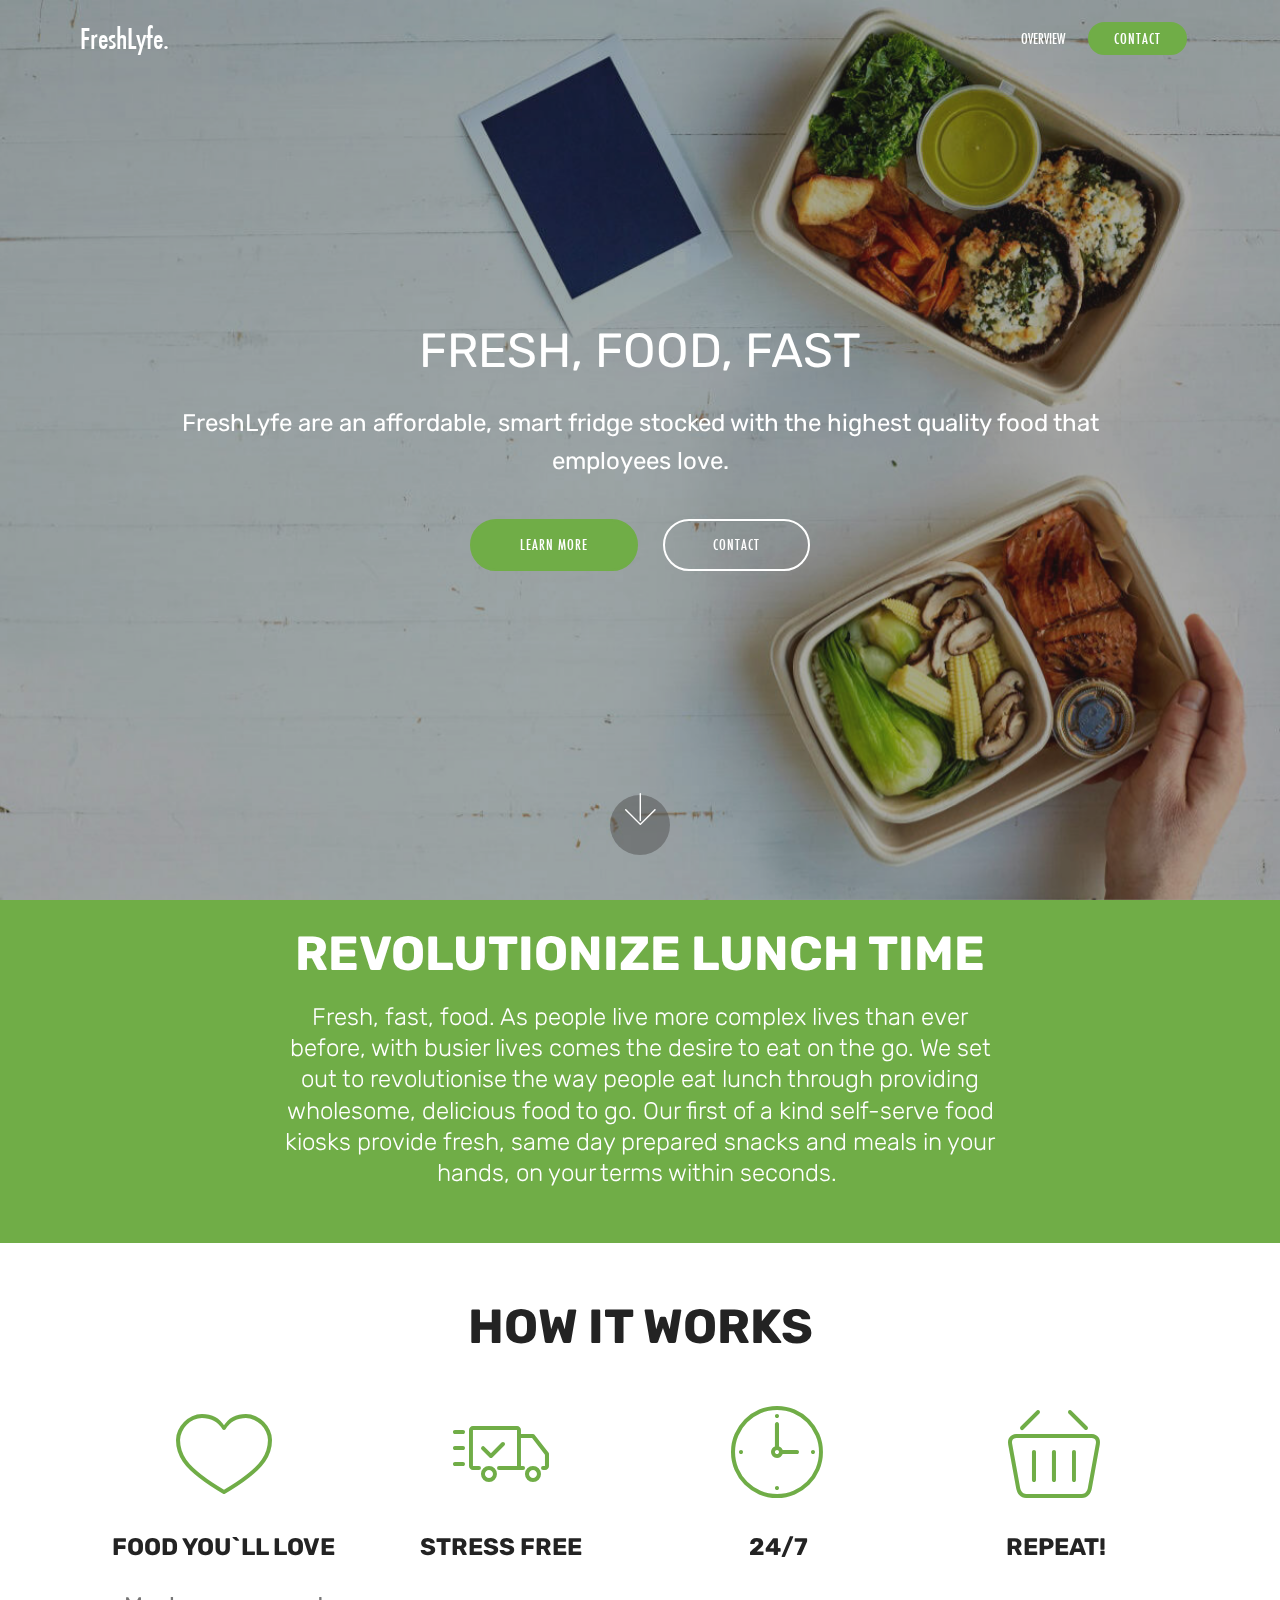
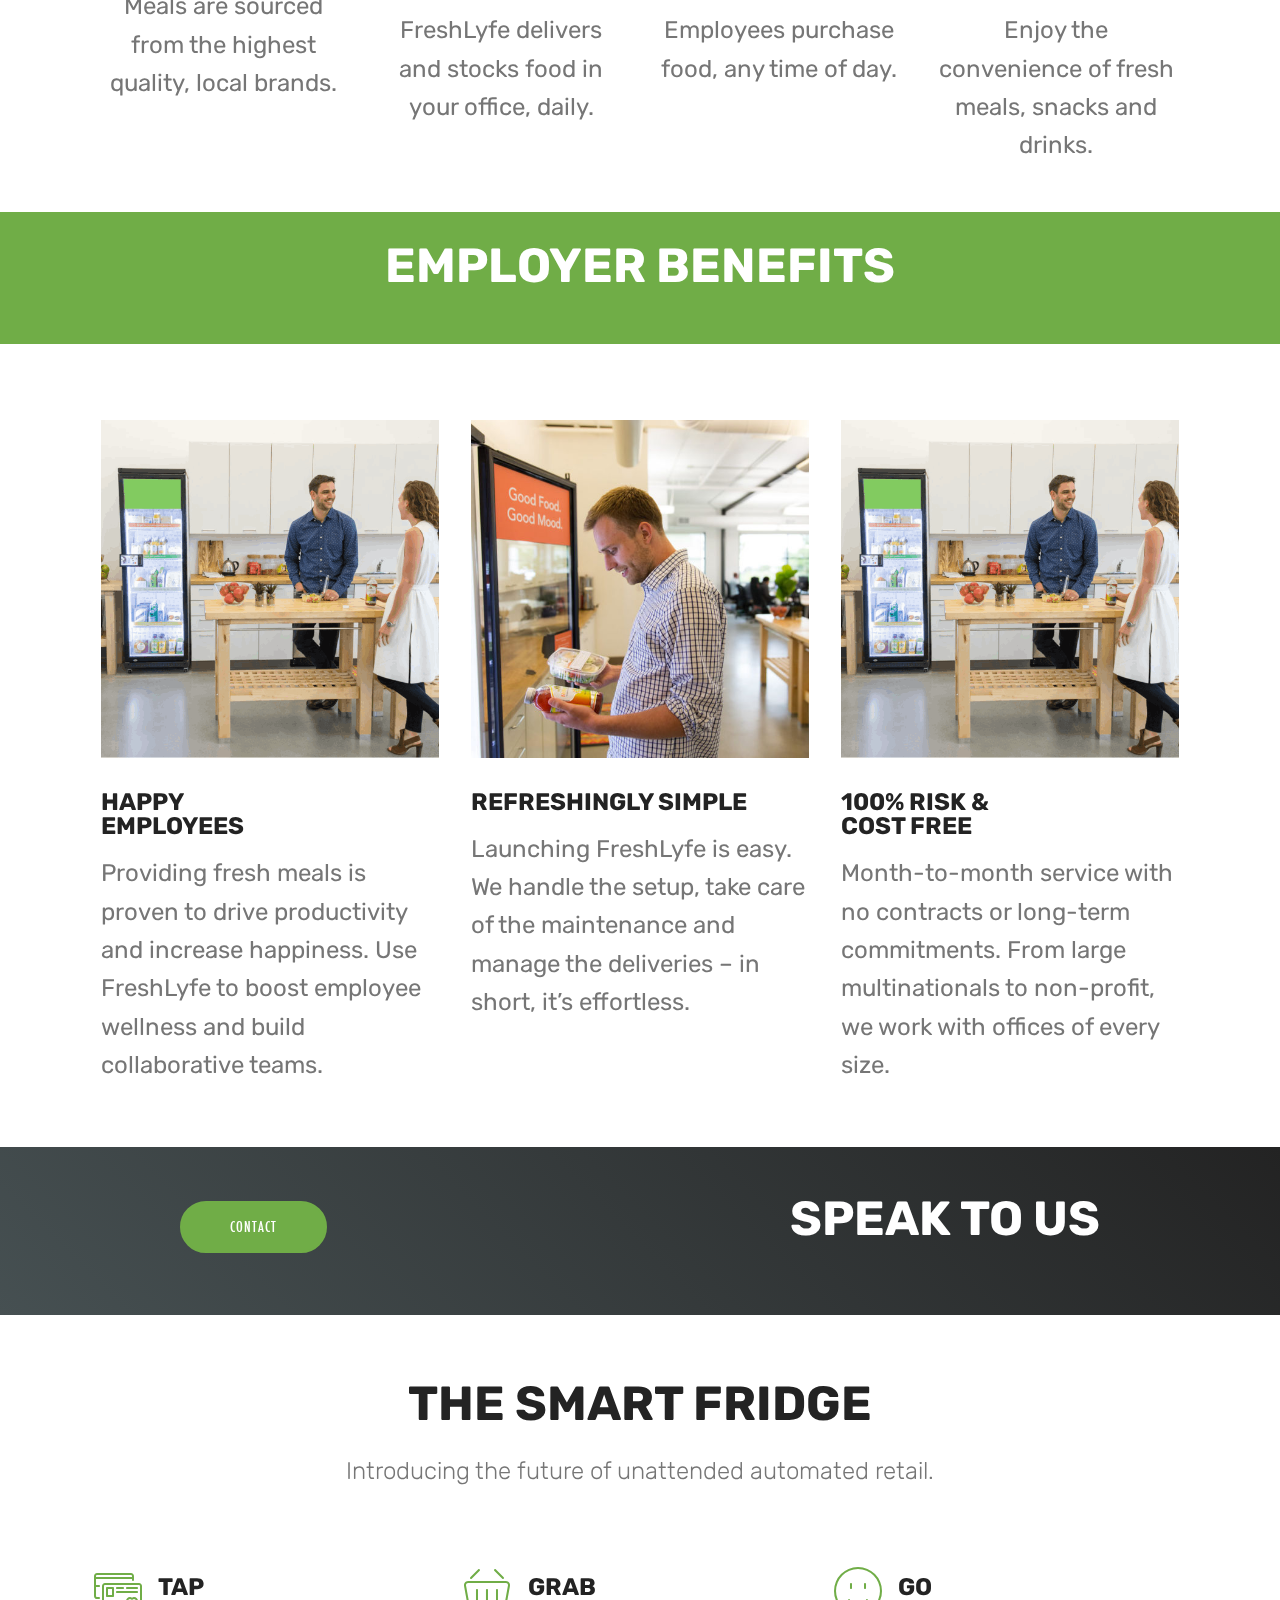
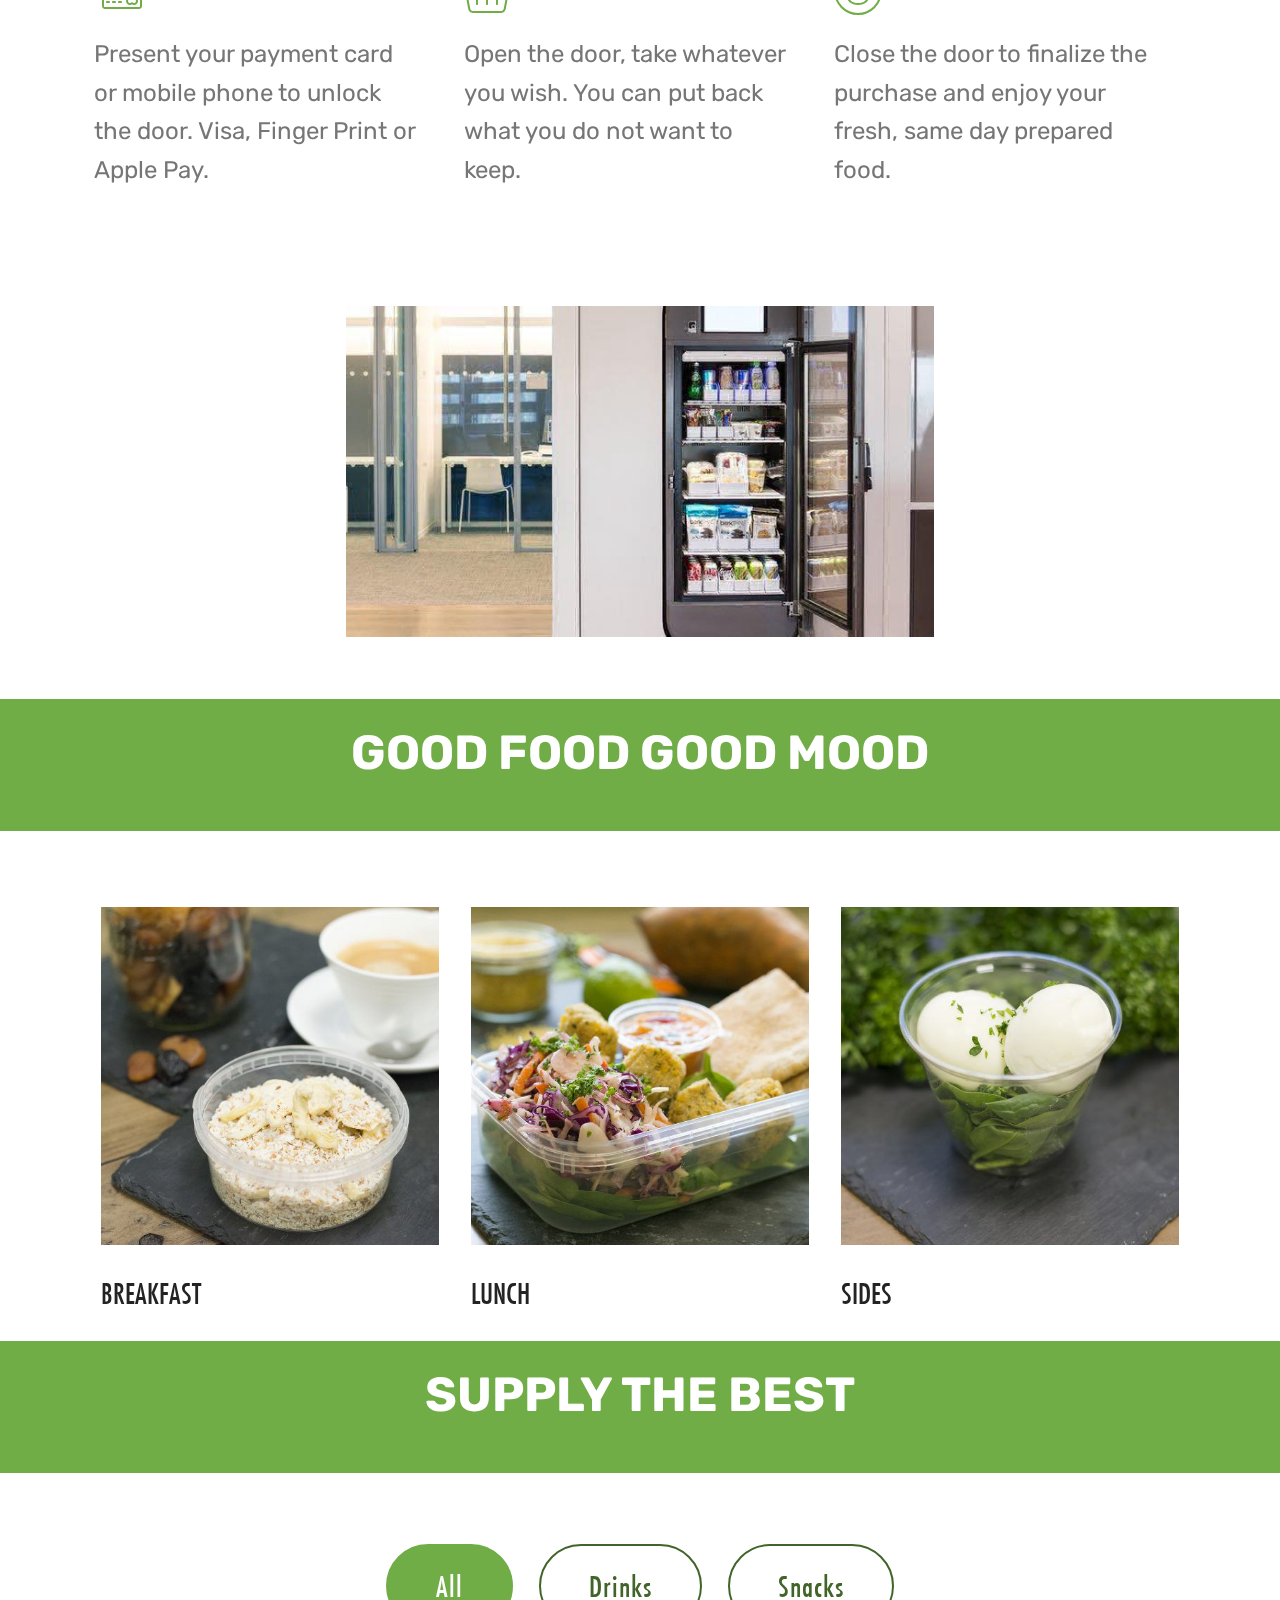
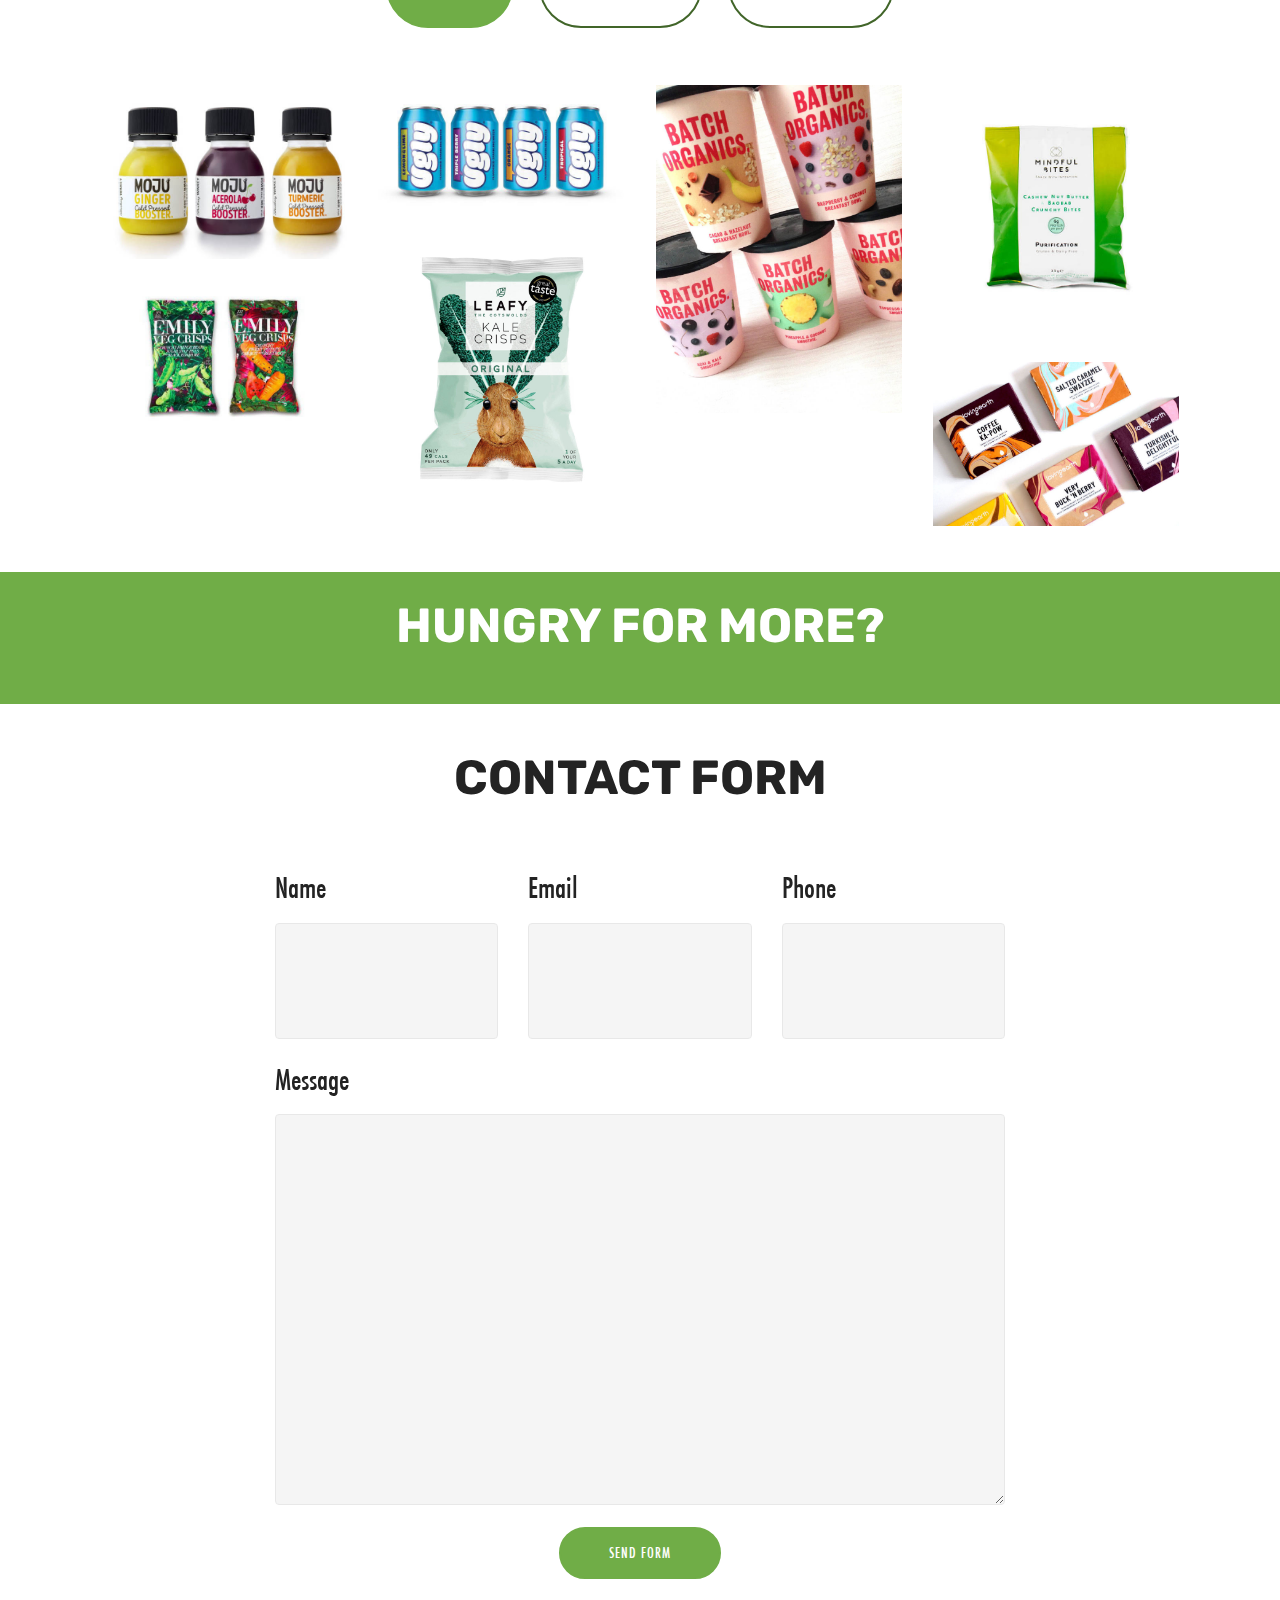
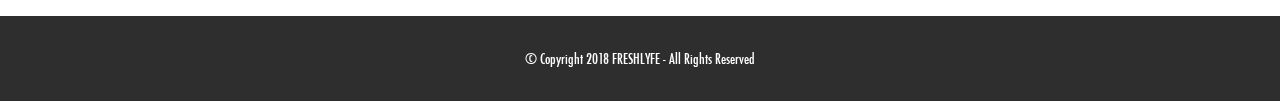
<file: index.html>
<!DOCTYPE html>
<html >
<head>
  <!-- Site made with Mobirise Website Builder v4.7.1, https://mobirise.com -->
  <meta charset="UTF-8">
  <meta http-equiv="X-UA-Compatible" content="IE=edge">
  <meta name="generator" content="Mobirise v4.7.1, mobirise.com">
  <meta name="viewport" content="width=device-width, initial-scale=1, minimum-scale=1">
  <link rel="shortcut icon" href="assets/images/logo-box-128x129.png" type="image/x-icon">
  <meta name="description" content="">
  <title>Home</title>
  <link rel="stylesheet" href="assets/web/assets/mobirise-icons/mobirise-icons.css">
  <link rel="stylesheet" href="assets/tether/tether.min.css">
  <link rel="stylesheet" href="assets/soundcloud-plugin/style.css">
  <link rel="stylesheet" href="assets/bootstrap/css/bootstrap.min.css">
  <link rel="stylesheet" href="assets/bootstrap/css/bootstrap-grid.min.css">
  <link rel="stylesheet" href="assets/bootstrap/css/bootstrap-reboot.min.css">
  <link rel="stylesheet" href="assets/dropdown/css/style.css">
  <link rel="stylesheet" href="assets/theme/css/style.css">
  <link rel="stylesheet" href="assets/gallery/style.css">
  <link href="assets/fonts/style.css" rel="stylesheet">
  <link rel="stylesheet" href="assets/mobirise/css/mbr-additional.css" type="text/css">
  
  
  
</head>
<body>
  <section class="menu cid-qQDUw9JaWz" once="menu" id="menu2-5">

    

    <nav class="navbar navbar-expand beta-menu navbar-dropdown align-items-center navbar-fixed-top navbar-toggleable-sm bg-color transparent">
        <button class="navbar-toggler navbar-toggler-right" type="button" data-toggle="collapse" data-target="#navbarSupportedContent" aria-controls="navbarSupportedContent" aria-expanded="false" aria-label="Toggle navigation">
            <div class="hamburger">
                <span></span>
                <span></span>
                <span></span>
                <span></span>
            </div>
        </button>
        <div class="menu-logo">
            <div class="navbar-brand">
                
                <span class="navbar-caption-wrap"><a class="navbar-caption text-white display-7" href="index.html"><span style="font-weight: normal;">
                        FreshLyfe.</span></a></span>
            </div>
        </div>
        <div class="collapse navbar-collapse" id="navbarSupportedContent">
            <ul class="navbar-nav nav-dropdown" data-app-modern-menu="true"><li class="nav-item">
                    <a class="nav-link link text-white display-4" href="index.html#content5-7">
                        OVERVIEW</a>
                </li></ul>
            <div class="navbar-buttons mbr-section-btn"><a class="btn btn-sm btn-primary display-4" href="index.html#form1-r">
                    
                    CONTACT</a></div>
        </div>
    </nav>
</section>

<section class="engine"><a href="https://mobirise.ws">Mobirise</a></section><section class="cid-qQDW5Kx4t2 mbr-fullscreen mbr-parallax-background" id="header2-6">

    

    <div class="mbr-overlay" style="opacity: 0.4; background-color: rgb(35, 35, 35);"></div>

    <div class="container align-center">
        <div class="row justify-content-md-center">
            <div class="mbr-white col-md-10">
                <h1 class="mbr-section-title mbr-bold pb-3 mbr-fonts-style display-2"><span style="font-weight: normal;">FRESH, FOOD, FAST</span></h1>
                
                <p class="mbr-text pb-3 mbr-fonts-style display-5">
                    FreshLyfe are an affordable, smart fridge stocked with the highest quality food that employees love.
                </p>
                <div class="mbr-section-btn"><a class="btn btn-md btn-primary display-4" href="index.html#features14-k">LEARN MORE</a>
                    <a class="btn btn-md btn-white-outline display-4" href="index.html#form1-r">CONTACT</a></div>
            </div>
        </div>
    </div>
    <div class="mbr-arrow hidden-sm-down" aria-hidden="true">
        <a href="#next">
            <i class="mbri-down mbr-iconfont"></i>
        </a>
    </div>
</section>

<section class="mbr-section content5 cid-qQDWC8HkkJ" id="content5-7">

    

    

    <div class="container">
        <div class="media-container-row">
            <div class="title col-12 col-md-8">
                <h2 class="align-center mbr-bold mbr-white pb-3 mbr-fonts-style display-2">REVOLUTIONIZE LUNCH TIME</h2>
                <h3 class="mbr-section-subtitle align-center mbr-light mbr-white pb-3 mbr-fonts-style display-5">Fresh, fast, food. As people live more complex lives than ever before, with busier lives comes the desire to eat on the go. We set out to revolutionise the way people eat lunch through providing wholesome, delicious food to go. Our first of a kind self-serve food kiosks provide fresh, same day prepared snacks and meals in your hands, on your terms within seconds.&nbsp;</h3>
                
                
            </div>
        </div>
    </div>
</section>

<section class="mbr-section content4 cid-qQDZuVCRRF" id="content4-f">

    

    <div class="container">
        <div class="media-container-row">
            <div class="title col-12 col-md-8">
                <h2 class="align-center pb-3 mbr-fonts-style display-2"><strong>
                    HOW IT WORKS</strong></h2>
                
                
            </div>
        </div>
    </div>
</section>

<section class="features1 cid-qQDZ4d9L78" id="features1-e">
    
    

    
    <div class="container">
        <div class="media-container-row">

            <div class="card p-3 col-12 col-md-6 col-lg-3">
                <div class="card-img pb-3">
                    <span class="mbr-iconfont mbri-hearth" style="color: rgb(112, 173, 71);"></span>
                </div>
                <div class="card-box">
                    <h4 class="card-title py-3 mbr-fonts-style display-5"><strong>FOOD YOU`LL LOVE</strong></h4>
                    <p class="mbr-text mbr-fonts-style display-5">
                        Meals are sourced from the highest quality, local brands.</p>
                </div>
            </div>

            <div class="card p-3 col-12 col-md-6 col-lg-3">
                <div class="card-img pb-3">
                    <span class="mbr-iconfont mbri-delivery" style="color: rgb(112, 173, 71);"></span>
                </div>
                <div class="card-box">
                    <h4 class="card-title py-3 mbr-fonts-style display-5"><strong>STRESS FREE</strong><br><strong><br></strong></h4>
                    <p class="mbr-text mbr-fonts-style display-5">
                        FreshLyfe delivers and stocks food in your office, daily.
                    </p>
                </div>
            </div>

            <div class="card p-3 col-12 col-md-6 col-lg-3">
                <div class="card-img pb-3">
                    <span class="mbr-iconfont mbri-clock" style="color: rgb(112, 173, 71);"></span>
                </div>
                <div class="card-box">
                    <h4 class="card-title py-3 mbr-fonts-style display-5"><strong>
                        24/7</strong><br><br><strong>
                    </strong></h4>
                    <p class="mbr-text mbr-fonts-style display-5">
                        Employees purchase food, any time of day.
                    </p>
                </div>
            </div>

            <div class="card p-3 col-12 col-md-6 col-lg-3">
                <div class="card-img pb-3">
                    <span class="mbr-iconfont mbri-shopping-basket" style="color: rgb(112, 173, 71);"></span>
                </div>
                <div class="card-box">
                    <h4 class="card-title py-3 mbr-fonts-style display-5"><strong>
                        REPEAT!</strong><br><br><strong>
                    </strong></h4>
                    <p class="mbr-text mbr-fonts-style display-5">
                       Enjoy the convenience of fresh meals, snacks and drinks.
                    </p>
                </div>
            </div>

        </div>

    </div>

</section>

<section class="mbr-section content5 cid-qQE0hD9Y73" id="content5-g">

    

    

    <div class="container">
        <div class="media-container-row">
            <div class="title col-12 col-md-8">
                <h2 class="align-center mbr-bold mbr-white pb-3 mbr-fonts-style display-2">
                    EMPLOYER BENEFITS</h2>
                
                
                
            </div>
        </div>
    </div>
</section>

<section class="features2 cid-qQE0DnDGXi" id="features2-h">

    

    
    
    <div class="container">
        <div class="media-container-row">
            <div class="card p-3 col-12 col-md-6 col-lg-4">
                <div class="card-wrapper">
                    <div class="card-img">
                        <img src="assets/images/b-556x557.png" alt="Mobirise" title="">
                    </div>
                    <div class="card-box">
                        <h4 class="card-title pb-3 mbr-fonts-style display-5"><strong>HAPPY </strong><br><strong>EMPLOYEES</strong></h4>
                        <p class="mbr-text mbr-fonts-style display-5">Providing fresh meals is proven to drive productivity and increase happiness. Use FreshLyfe to boost employee wellness and build collaborative teams.&nbsp;<br></p>
                    </div>
                </div>
            </div>

            <div class="card p-3 col-12 col-md-6 col-lg-4">
                <div class="card-wrapper">
                    <div class="card-img">
                        <img src="assets/images/benefits-happy-employees-556x556.jpg" alt="Mobirise" title="">
                    </div>
                    <div class="card-box ">
                        <h4 class="card-title pb-3 mbr-fonts-style display-5"><strong>REFRESHINGLY SIMPLE</strong></h4>
                        <p class="mbr-text mbr-fonts-style display-5">Launching FreshLyfe is easy. We handle the setup, take care of the maintenance and manage the deliveries – in short, it’s effortless.&nbsp;<br></p>
                    </div>
                </div>
            </div>

            <div class="card p-3 col-12 col-md-6 col-lg-4">
                <div class="card-wrapper">
                    <div class="card-img">
                        <img src="assets/images/b-556x557.png" alt="Mobirise" title="">
                    </div>
                    <div class="card-box">
                        <h4 class="card-title pb-3 mbr-fonts-style display-5"><strong>100% RISK &amp; <br>COST FREE</strong></h4>
                        <p class="mbr-text mbr-fonts-style display-5">Month-to-month service with no contracts or long-term commitments. From large multinationals to non-profit, we work with offices of every size.&nbsp;<br></p>
                    </div>
                </div>
            </div>

            
        </div>
    </div>
</section>

<section class="mbr-section info2 cid-qQE1UXgPi0" id="info2-i">

    

    

    <div class="container">
        <div class="row main justify-content-center">
            <div class="media-container-column col-12 col-lg-3 col-md-4">
                <div class="mbr-section-btn align-left py-4"><a class="btn btn-primary display-4" href="index.html#form1-r">
                    
                    CONTACT</a></div>
            </div>
            <div class="media-container-column title col-12 col-lg-7 col-md-6">
                <h2 class="align-right mbr-bold mbr-white pb-3 mbr-fonts-style display-2">
                    SPEAK TO US</h2>
                
            </div>
        </div>
    </div>
</section>

<section class="features14 cid-qQE3qooJec" id="features14-k">
    
    

    
    <div class="container align-center">
        <h2 class="mbr-section-title pb-3 mbr-fonts-style display-2"><strong>
            THE SMART FRIDGE</strong></h2>
        <h3 class="mbr-section-subtitle pb-5 mbr-fonts-style display-5">Introducing the future of unattended automated retail.</h3>
        <div class="media-container-column">
            <div class="row justify-content-center">
                <div class="card p-4 col-12 col-md-6 col-lg-4">
                    <div class="media pb-3">
                        <div class="card-img align-self-center">
                            <span class="mbr-iconfont mbri-credit-card" style="color: rgb(112, 173, 71);"></span>
                        </div>
                        <div class="media-body">
                            <h4 class="card-title py-2 align-left mbr-fonts-style display-5"><strong>
                                TAP</strong></h4>
                        </div>
                    </div>                
                    <div class="card-box align-left">
                        <p class="mbr-text mbr-fonts-style display-5">
                           Present your payment card or mobile phone to unlock the door. Visa, Finger Print or Apple Pay.</p>
                    </div>
                </div>

                <div class="card p-4 col-12 col-md-6 col-lg-4">
                <div class="media pb-3">
                    <div class="card-img align-self-center">
                        <span class="mbr-iconfont mbri-shopping-basket" style="color: rgb(112, 173, 71);"></span>
                    </div>
                    <div class="media-body">
                        <h4 class="card-title py-2 align-left mbr-fonts-style display-5"><strong>
                                GRAB</strong></h4>
                    </div>
                </div>
                    <div class="card-box align-left">
                        <p class="mbr-text mbr-fonts-style display-5">Open the door, take whatever you wish. You can put back what you do not want to keep.&nbsp;<br></p>
                    </div>
                </div>

                <div class="card p-4 col-12 col-md-6 col-lg-4">
                <div class="media pb-3">
                    <div class="card-img align-self-center">
                        <span class="mbr-iconfont mbri-smile-face" style="color: rgb(112, 173, 71);"></span>
                    </div>
                    <div class="media-body">
                        <h4 class="card-title py-2 align-left mbr-fonts-style display-5"><strong>
                            GO</strong></h4>
                    </div>
                </div>
                    <div class="card-box align-left">
                        <p class="mbr-text mbr-fonts-style display-5">Close the door to finalize the purchase and enjoy your fresh, same day prepared food.<br><br><br></p>
                    </div>
                </div>

                
            </div>
            <div class="media-container-row image-row">
                <div class="mbr-figure" style="width: 53%;">
                    <img src="assets/images/a-640x360.jpg" alt="Mobirise" title="">
                </div>
            </div>
        </div>
    </div>
</section>

<section class="mbr-section content5 cid-qQE6v0M6RJ" id="content5-l">

    

    

    <div class="container">
        <div class="media-container-row">
            <div class="title col-12 col-md-8">
                <h2 class="align-center mbr-bold mbr-white pb-3 mbr-fonts-style display-2">GOOD FOOD GOOD MOOD</h2>
                
                
                
            </div>
        </div>
    </div>
</section>

<section class="features2 cid-qQE7llvpss" id="features2-o">

    

    
    
    <div class="container">
        <div class="media-container-row">
            <div class="card p-3 col-12 col-md-6 col-lg-4">
                <div class="card-wrapper">
                    <div class="card-img">
                        <img src="assets/images/buffbox-kwp16301-480x480.jpg" alt="Mobirise" title="">
                    </div>
                    <div class="card-box">
                        <h4 class="card-title pb-3 mbr-fonts-style display-7">
                            BREAKFAST</h4>
                        
                    </div>
                </div>
            </div>

            <div class="card p-3 col-12 col-md-6 col-lg-4">
                <div class="card-wrapper">
                    <div class="card-img">
                        <img src="assets/images/kwp0394-480x480.jpg" alt="Mobirise" title="">
                    </div>
                    <div class="card-box ">
                        <h4 class="card-title pb-3 mbr-fonts-style display-7">
                            LUNCH</h4>
                        
                    </div>
                </div>
            </div>

            <div class="card p-3 col-12 col-md-6 col-lg-4">
                <div class="card-wrapper">
                    <div class="card-img">
                        <img src="assets/images/buffbox-kwp16195-480x480.jpg" alt="Mobirise" title="">
                    </div>
                    <div class="card-box">
                        <h4 class="card-title pb-3 mbr-fonts-style display-7">
                            SIDES</h4>
                        
                    </div>
                </div>
            </div>

            
        </div>
    </div>
</section>

<section class="mbr-section content5 cid-qQI9zgFd39" id="content5-u">

    

    

    <div class="container">
        <div class="media-container-row">
            <div class="title col-12 col-md-8">
                <h2 class="align-center mbr-bold mbr-white pb-3 mbr-fonts-style display-2">SUPPLY THE BEST</h2>
                
                
                
            </div>
        </div>
    </div>
</section>

<section class="mbr-gallery mbr-slider-carousel cid-qQI9N2iR6Y" id="gallery2-v">

    

    <div class="container">
        <div><!-- Filter --><div class="mbr-gallery-filter container gallery-filter-active"><ul buttons="0"><li class="mbr-gallery-filter-all"><a class="btn btn-md btn-primary-outline active display-7" href="">All</a></li></ul></div><!-- Gallery --><div class="mbr-gallery-row"><div class="mbr-gallery-layout-default"><div><div><div class="mbr-gallery-item mbr-gallery-item--p2" data-video-url="false" data-tags="Drinks"><div href="#lb-gallery2-v" data-slide-to="0" data-toggle="modal"><img src="assets/images/image-630x445-630x445.jpg" alt="" title=""><span class="icon-focus"></span></div></div><div class="mbr-gallery-item mbr-gallery-item--p2" data-video-url="false" data-tags="Drinks"><div href="#lb-gallery2-v" data-slide-to="1" data-toggle="modal"><img src="assets/images/ugly-water-620x330-620x330.jpg" alt="" title=""><span class="icon-focus"></span></div></div><div class="mbr-gallery-item mbr-gallery-item--p2" data-video-url="false" data-tags="Drinks"><div href="#lb-gallery2-v" data-slide-to="2" data-toggle="modal"><img src="assets/images/batch-organics-900x1200-800x1067.jpg" alt="" title=""><span class="icon-focus"></span></div></div><div class="mbr-gallery-item mbr-gallery-item--p2" data-video-url="false" data-tags="Snacks"><div href="#lb-gallery2-v" data-slide-to="3" data-toggle="modal"><img src="assets/images/bites-green-600x600-600x600.jpg" alt="" title=""><span class="icon-focus"></span></div></div><div class="mbr-gallery-item mbr-gallery-item--p2" data-video-url="false" data-tags="Snacks"><div href="#lb-gallery2-v" data-slide-to="4" data-toggle="modal"><img src="assets/images/neworiginal-single-pack-gcml-ms-2000x2000-800x800.jpg" alt="" title=""><span class="icon-focus"></span></div></div><div class="mbr-gallery-item mbr-gallery-item--p2" data-video-url="false" data-tags="Snacks"><div href="#lb-gallery2-v" data-slide-to="5" data-toggle="modal"><img src="assets/images/emily-crisps-620x330-620x330.jpg" alt="" title=""><span class="icon-focus"></span></div></div><div class="mbr-gallery-item mbr-gallery-item--p2" data-video-url="false" data-tags="Snacks"><div href="#lb-gallery2-v" data-slide-to="6" data-toggle="modal"><img src="assets/images/6282a4b7369f9f796bfe9e8fac13eaa2-1070x713-800x533.jpg" alt="" title=""><span class="icon-focus"></span></div></div></div></div><div class="clearfix"></div></div></div><!-- Lightbox --><div data-app-prevent-settings="" class="mbr-slider modal fade carousel slide" tabindex="-1" data-keyboard="true" data-interval="false" id="lb-gallery2-v"><div class="modal-dialog"><div class="modal-content"><div class="modal-body"><div class="carousel-inner"><div class="carousel-item"><img src="assets/images/image-630x445.jpg" alt="" title=""></div><div class="carousel-item"><img src="assets/images/ugly-water-620x330.jpg" alt="" title=""></div><div class="carousel-item"><img src="assets/images/batch-organics-900x1200.jpg" alt="" title=""></div><div class="carousel-item"><img src="assets/images/bites-green-600x600.jpg" alt="" title=""></div><div class="carousel-item"><img src="assets/images/neworiginal-single-pack-gcml-ms-2000x2000.jpg" alt="" title=""></div><div class="carousel-item"><img src="assets/images/emily-crisps-620x330.jpg" alt="" title=""></div><div class="carousel-item active"><img src="assets/images/6282a4b7369f9f796bfe9e8fac13eaa2-1070x713.jpg" alt="" title=""></div></div><a class="carousel-control carousel-control-prev" role="button" data-slide="prev" href="#lb-gallery2-v"><span class="mbri-left mbr-iconfont" aria-hidden="true"></span><span class="sr-only">Previous</span></a><a class="carousel-control carousel-control-next" role="button" data-slide="next" href="#lb-gallery2-v"><span class="mbri-right mbr-iconfont" aria-hidden="true"></span><span class="sr-only">Next</span></a><a class="close" href="#" role="button" data-dismiss="modal"><span class="sr-only">Close</span></a></div></div></div></div></div>
    </div>

</section>

<section class="mbr-section content5 cid-qQE9ctRXjx" id="content5-q">

    

    

    <div class="container">
        <div class="media-container-row">
            <div class="title col-12 col-md-8">
                <h2 class="align-center mbr-bold mbr-white pb-3 mbr-fonts-style display-2">
                    HUNGRY FOR MORE?</h2>
                
                
                
            </div>
        </div>
    </div>
</section>

<section class="mbr-section form1 cid-qQE9phvhg5" id="form1-r">

    

    
    <div class="container">
        <div class="row justify-content-center">
            <div class="title col-12 col-lg-8">
                <h2 class="mbr-section-title align-center pb-3 mbr-fonts-style display-2"><strong>
                    CONTACT FORM
                </strong></h2>
                
            </div>
        </div>
    </div>
    <div class="container">
        <div class="row justify-content-center">
            <div class="media-container-column col-lg-8" data-form-type="formoid">
                    <div data-form-alert="" hidden="">Thanks for filling out the form!</div>
            
                    <form class="mbr-form" action="https://mobirise.com/" method="post" data-form-title="Mobirise Form"><input type="hidden" name="email" data-form-email="true" value="NcGEztavZLaree+gD+QzPCpctVIJcRoboKzGt4H+mDvvowmv8z+VA9GO+V3iy4ismS2cE2+qtlzKqg+iwXM8HwTMCBCRPBRkC2yG23RuTTdgk3FY8IOJlQizMPtEhrDW" data-form-field="Email">
                        <div class="row row-sm-offset">
                            <div class="col-md-4 multi-horizontal" data-for="name">
                                <div class="form-group">
                                    <label class="form-control-label mbr-fonts-style display-7" for="name-form1-r">Name</label>
                                    <input type="text" class="form-control" name="name" data-form-field="Name" required="" id="name-form1-r">
                                </div>
                            </div>
                            <div class="col-md-4 multi-horizontal" data-for="email">
                                <div class="form-group">
                                    <label class="form-control-label mbr-fonts-style display-7" for="email-form1-r">Email</label>
                                    <input type="email" class="form-control" name="email" data-form-field="Email" required="" id="email-form1-r">
                                </div>
                            </div>
                            <div class="col-md-4 multi-horizontal" data-for="phone">
                                <div class="form-group">
                                    <label class="form-control-label mbr-fonts-style display-7" for="phone-form1-r">Phone</label>
                                    <input type="tel" class="form-control" name="phone" data-form-field="Phone" id="phone-form1-r">
                                </div>
                            </div>
                        </div>
                        <div class="form-group" data-for="message">
                            <label class="form-control-label mbr-fonts-style display-7" for="message-form1-r">Message</label>
                            <textarea type="text" class="form-control" name="message" rows="7" data-form-field="Message" id="message-form1-r"></textarea>
                        </div>
            
                        <span class="input-group-btn">
                            <button href="" type="submit" class="btn btn-primary btn-form display-4">SEND FORM</button>
                        </span>
                    </form>
            </div>
        </div>
    </div>
</section>

<section once="" class="cid-qQE9zcz3F3" id="footer6-s">

    

    

    <div class="container">
        <div class="media-container-row align-center mbr-white">
            <div class="col-12">
                <p class="mbr-text mb-0 mbr-fonts-style display-4">
                    © Copyright 2018 FRESHLYFE - All Rights Reserved
                </p>
            </div>
        </div>
    </div>
</section>


  <script src="assets/web/assets/jquery/jquery.min.js"></script>
  <script src="assets/popper/popper.min.js"></script>
  <script src="assets/tether/tether.min.js"></script>
  <script src="assets/bootstrap/js/bootstrap.min.js"></script>
  <script src="assets/touchswipe/jquery.touch-swipe.min.js"></script>
  <script src="assets/dropdown/js/script.min.js"></script>
  <script src="assets/vimeoplayer/jquery.mb.vimeo_player.js"></script>
  <script src="assets/smoothscroll/smooth-scroll.js"></script>
  <script src="assets/masonry/masonry.pkgd.min.js"></script>
  <script src="assets/imagesloaded/imagesloaded.pkgd.min.js"></script>
  <script src="assets/bootstrapcarouselswipe/bootstrap-carousel-swipe.js"></script>
  <script src="assets/parallax/jarallax.min.js"></script>
  <script src="assets/theme/js/script.js"></script>
  <script src="assets/gallery/player.min.js"></script>
  <script src="assets/gallery/script.js"></script>
  <script src="assets/slidervideo/script.js"></script>
  <script src="assets/formoid/formoid.min.js"></script>
  
  
</body>
</html>
</file>
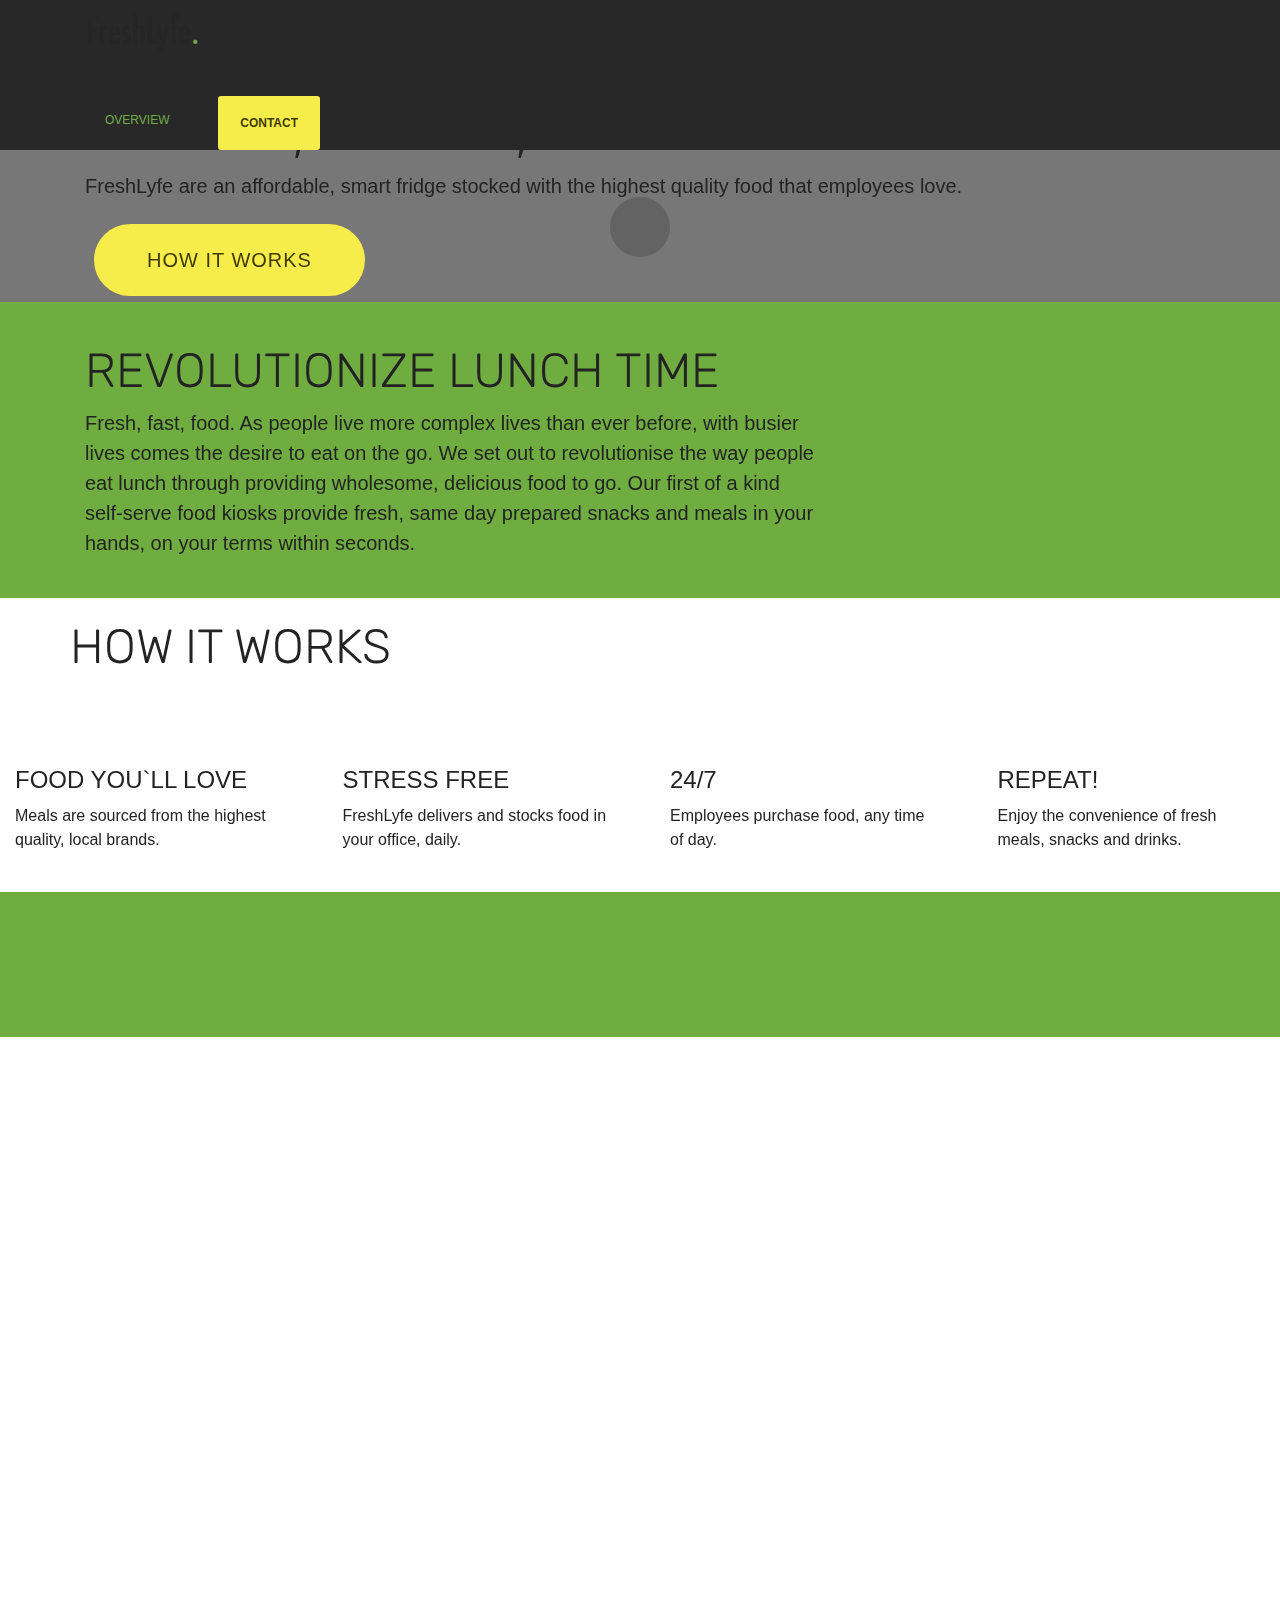
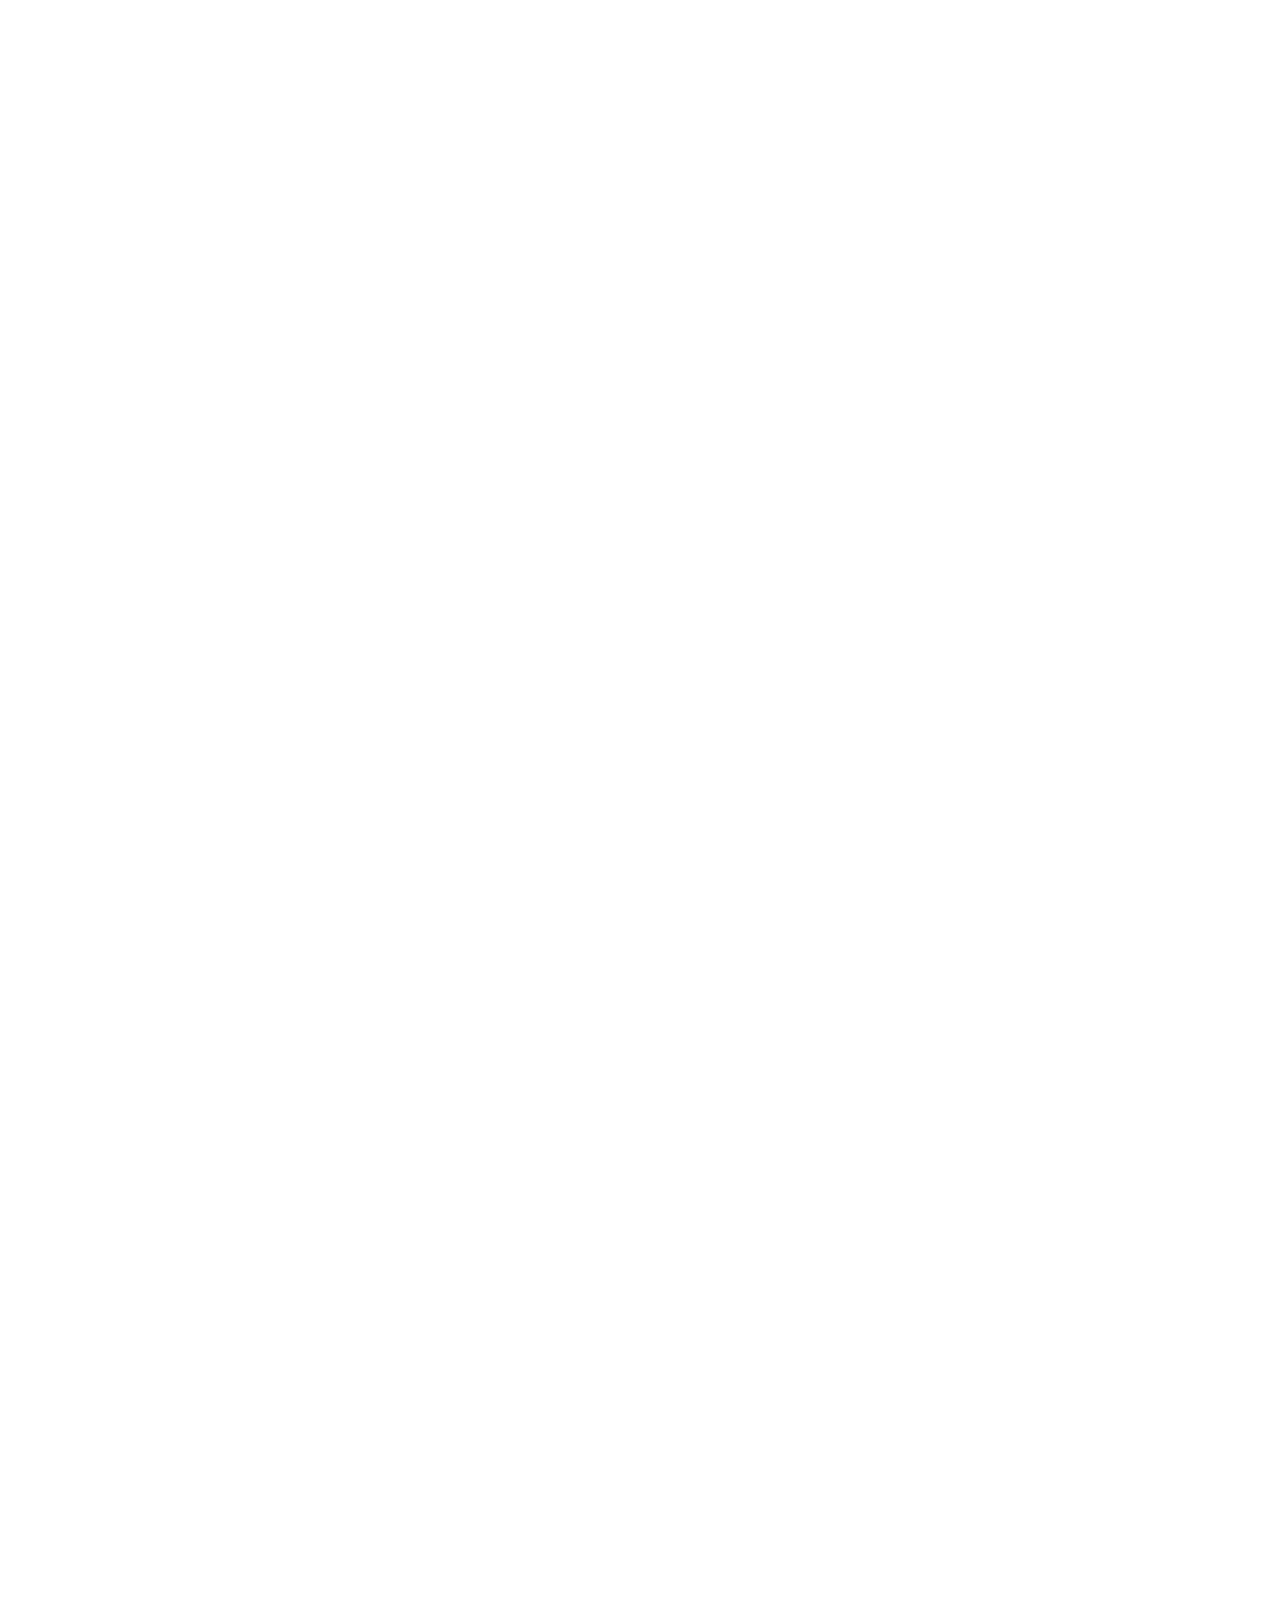
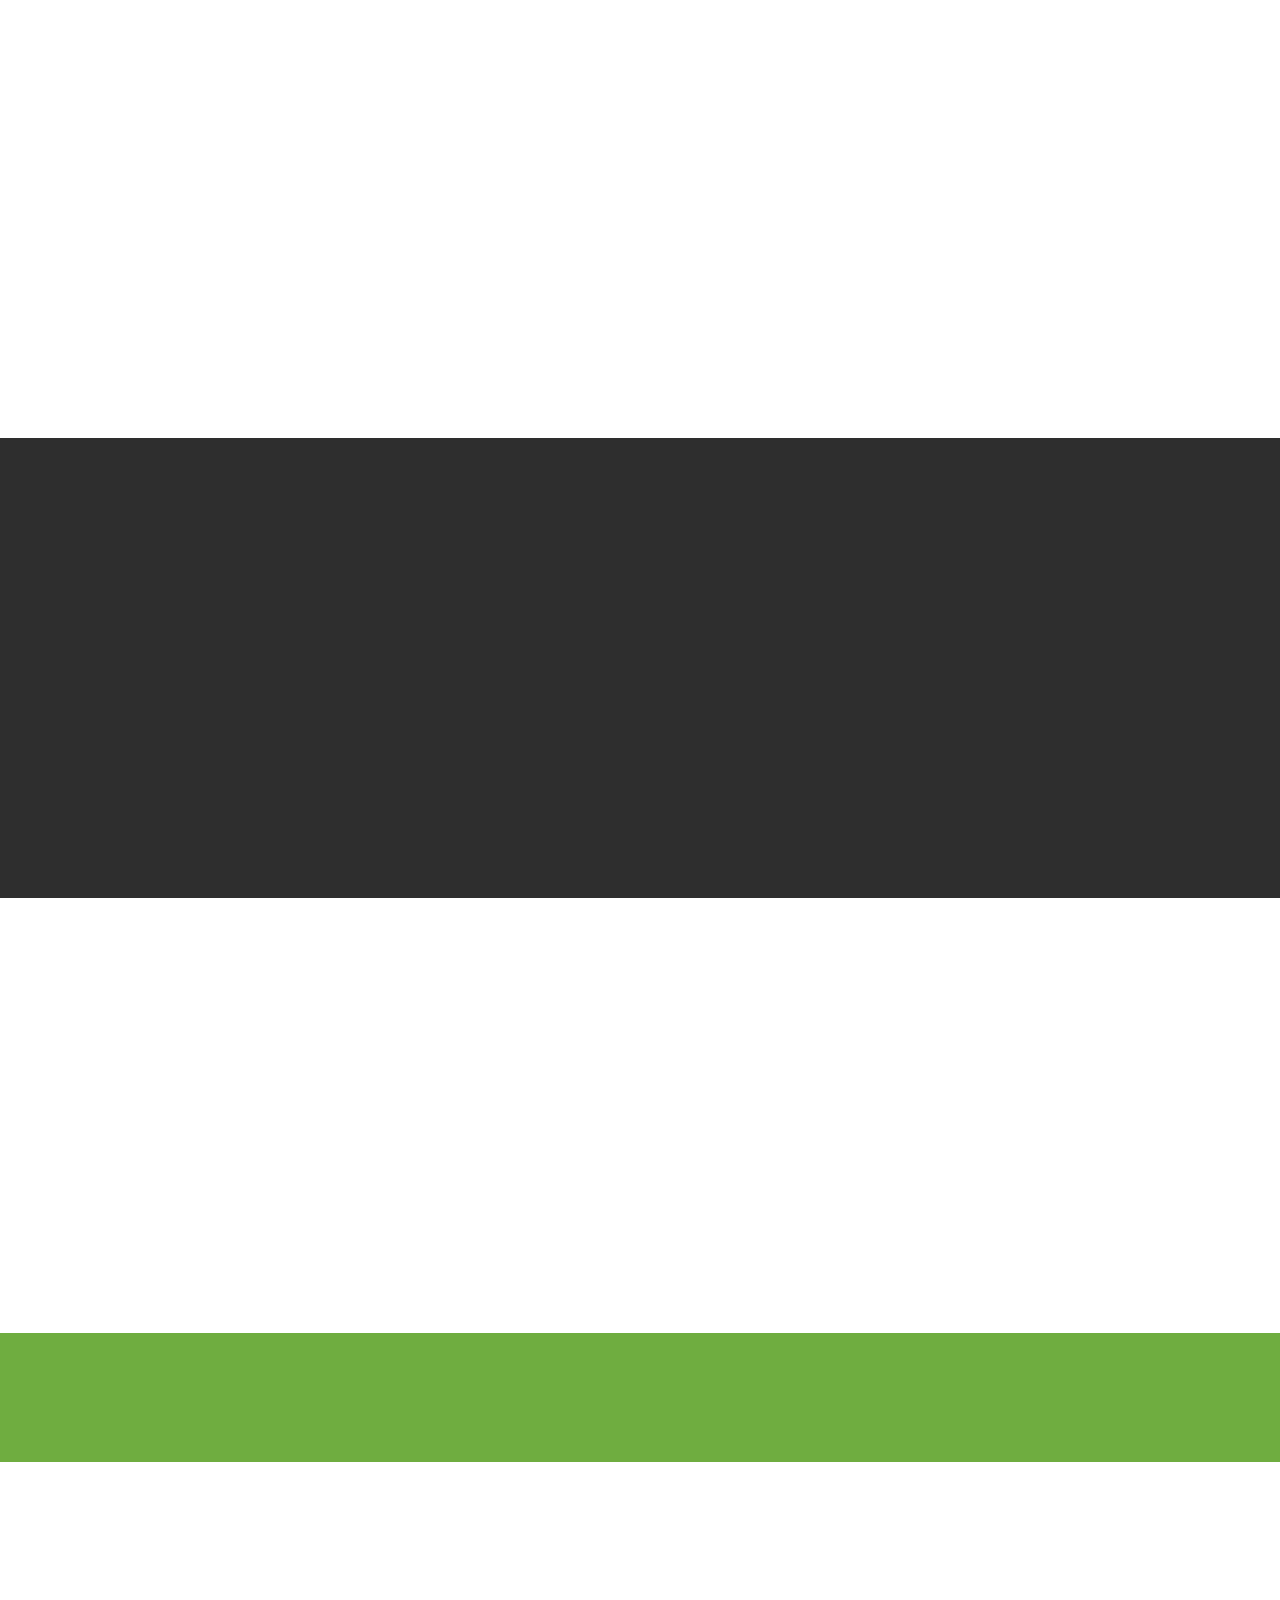
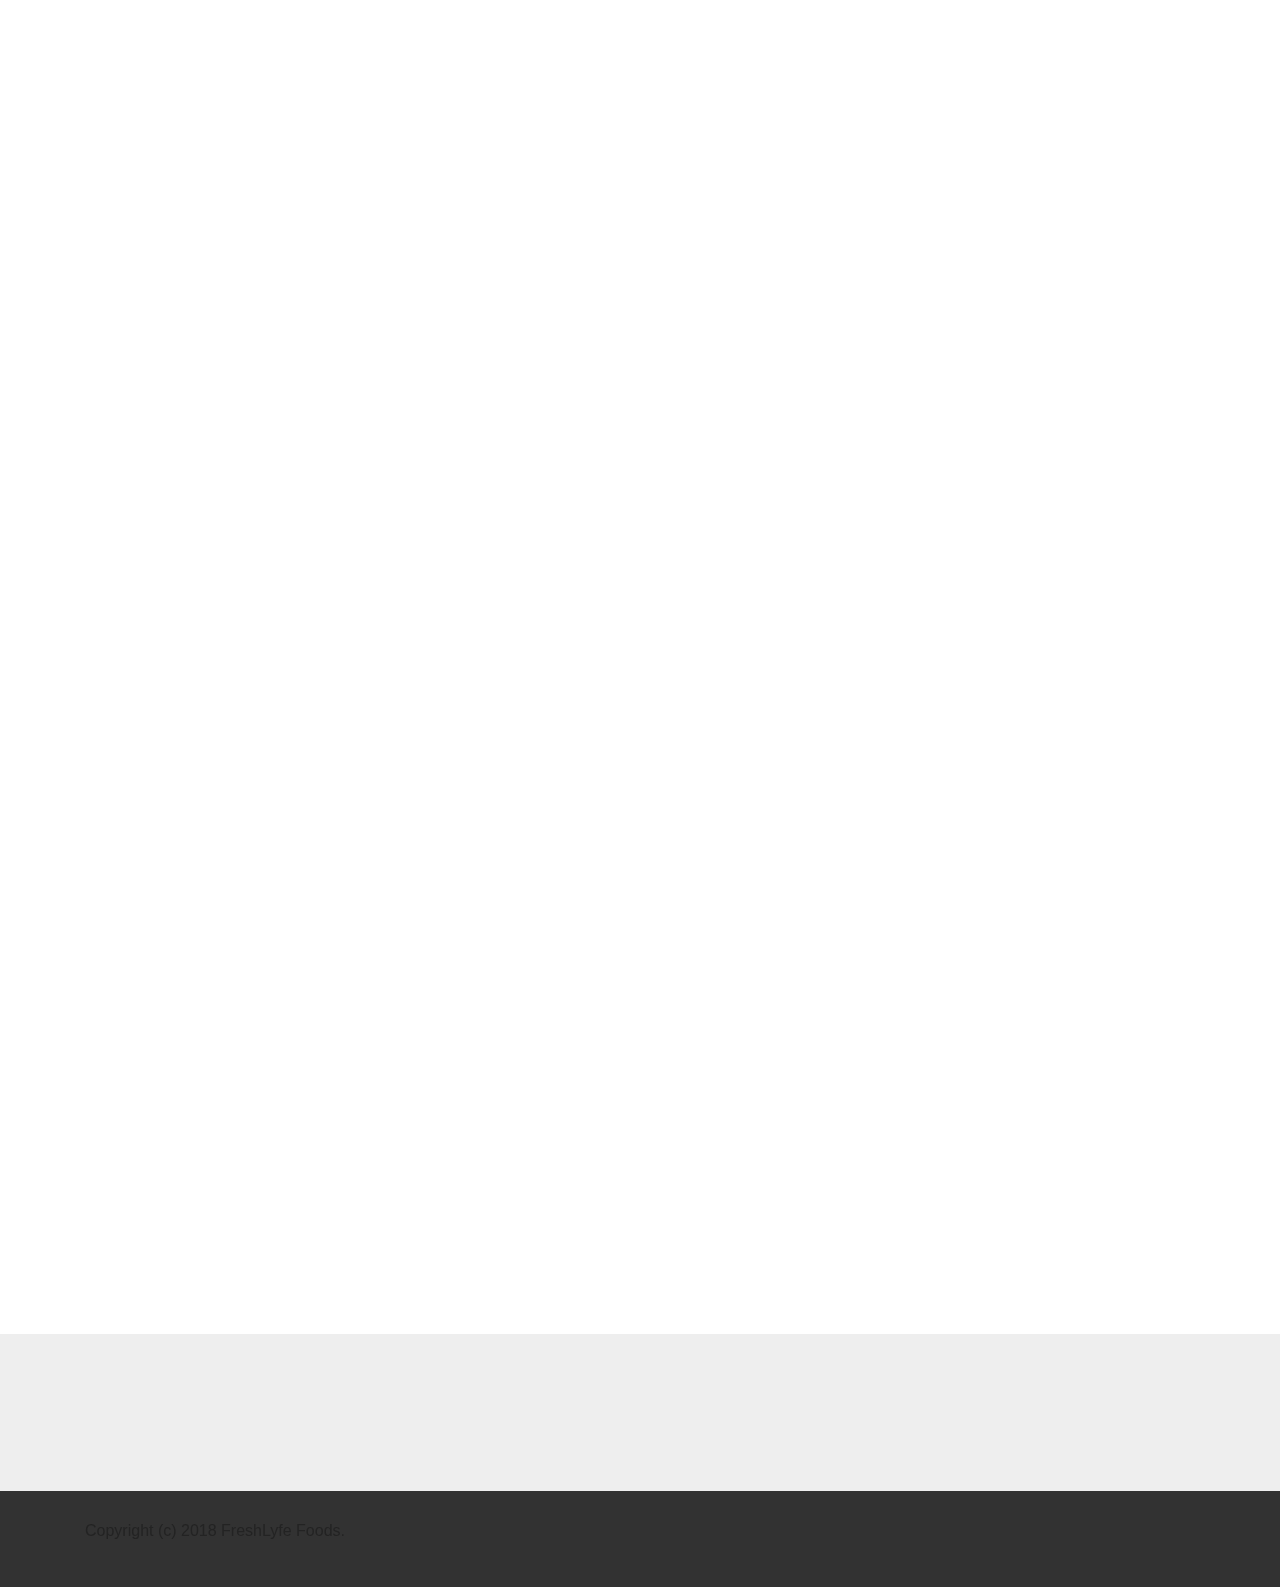
<file: Home.html>
<!DOCTYPE html>
<html >
<head>
  <!-- Site made with Mobirise Website Builder v4.7.1, https://mobirise.com -->
  <meta charset="UTF-8">
  <meta http-equiv="X-UA-Compatible" content="IE=edge">
  <meta name="generator" content="Mobirise v4.7.1, mobirise.com">
  <meta name="viewport" content="width=device-width, initial-scale=1, minimum-scale=1">
  <link rel="shortcut icon" href="assets/images/logo-box-128x129.png" type="image/x-icon">
  <meta name="description" content="">
  <title>Home</title>
  <link rel="stylesheet" href="assets/et-line-font-plugin/style.css">
  <link rel="stylesheet" href="https://fonts.googleapis.com/css?family=Montserrat:400,700">
  <link rel="stylesheet" href="https://fonts.googleapis.com/css?family=Raleway:100,100i,200,200i,300,300i,400,400i,500,500i,600,600i,700,700i,800,800i,900,900i">
  <link rel="stylesheet" href="assets/web/assets/mobirise-icons/mobirise-icons.css">
  <link rel="stylesheet" href="https://fonts.googleapis.com/css?family=Lora:400,700,400italic,700italic&subset=latin">
  <link rel="stylesheet" href="assets/tether/tether.min.css">
  <link rel="stylesheet" href="assets/soundcloud-plugin/style.css">
  <link rel="stylesheet" href="assets/bootstrap/css/bootstrap.min.css">
  <link rel="stylesheet" href="assets/dropdown/css/style.css">
  <link rel="stylesheet" href="assets/animate.css/animate.min.css">
  <link rel="stylesheet" href="assets/theme/css/style.css">
  <link rel="stylesheet" href="assets/mobirise/css/mbr-additional.css" type="text/css">
  
  
  
</head>
<body>
  <section id="menu-0" data-rv-view="0">

    <nav class="navbar navbar-dropdown navbar-fixed-top">
        <div class="container">

            <div class="mbr-table">
                <div class="mbr-table-cell">

                    <div class="navbar-brand">
                        <a href="Home.html" class="navbar-logo"><img src="assets/images/freshlyfe-foods-logo-293x128.png" alt="Mobirise"></a>
                        
                    </div>

                </div>
                <div class="mbr-table-cell">

                    <button class="navbar-toggler pull-xs-right hidden-md-up" type="button" data-toggle="collapse" data-target="#exCollapsingNavbar">
                        <div class="hamburger-icon"></div>
                    </button>

                    <ul class="nav-dropdown collapse pull-xs-right nav navbar-nav navbar-toggleable-sm" id="exCollapsingNavbar"><li class="nav-item"><a class="nav-link link" href="Home.html#header3-6">OVERVIEW</a></li><li class="nav-item nav-btn"><a class="nav-link btn btn-success-outline btn-success" href="Home.html#form1-d">CONTACT</a></li></ul>
                    <button hidden="" class="navbar-toggler navbar-close" type="button" data-toggle="collapse" data-target="#exCollapsingNavbar">
                        <div class="close-icon"></div>
                    </button>

                </div>
            </div>

        </div>
    </nav>

</section>

<section class="engine"><a href="https://mobirise.ws">Mobirise</a></section><section class="mbr-section mbr-section-hero mbr-section-full mbr-section-with-arrow mbr-parallax-background mbr-after-navbar" id="header5-2" data-rv-view="2" style="background-image: url(assets/images/background1280w-1280x853.jpg);">

    <div class="mbr-overlay" style="opacity: 0.5; background-color: rgb(0, 0, 0);"></div>

    <div class="mbr-table-cell">

        <div class="container">
            <div class="row">
                <div class="mbr-section col-md-10">

                    <h1 class="mbr-section-title display-1"><br>FRESH, FOOD, FAST</h1>
                    <p class="mbr-section-lead lead"><span style="font-style: normal;">FreshLyfe are an affordable, smart fridge stocked with the highest quality food that employees love.</span><br></p>
                    <div class="mbr-section-btn"><a class="btn btn-lg btn-success" href="Home.html#header3-5">HOW IT WORKS</a></div>
                </div>
            </div>
        </div>
    </div>

    <div class="mbr-arrow mbr-arrow-floating" aria-hidden="true"><a href="#msg-box8-3"><i class="mbr-arrow-icon"></i></a></div>

</section>

<section class="mbr-section article" id="msg-box8-3" data-rv-view="5" style="background-color: rgb(111, 173, 64); padding-top: 40px; padding-bottom: 40px;">

    
    <div class="container">
        <div class="row">
            <div class="col-md-8 col-md-offset-2 text-xs-center">
                <h3 class="mbr-section-title display-2">REVOLUTIONIZE LUNCH TIME</h3>
                <div class="lead"><p>Fresh, fast, food. As people live more complex lives than ever before, with busier lives comes the desire to eat on the go. We set out to revolutionise the way people eat lunch through providing wholesome, delicious food to go. Our first of a kind self-serve food kiosks provide fresh, same day prepared snacks and meals in your hands, on your terms within seconds. 
</p></div>
                
            </div>
        </div>
    </div>

</section>

<section class="mbr-section mbr-section__container article" id="header3-5" data-rv-view="8" style="background-color: rgb(255, 255, 255); padding-top: 20px; padding-bottom: 20px;">
    <div class="container">
        <div class="row">
            <div class="col-xs-12">
                <h3 class="mbr-section-title display-2">HOW IT WORKS</h3>
                
            </div>
        </div>
    </div>
</section>

<section class="mbr-cards mbr-section mbr-section-nopadding" id="features7-4" data-rv-view="10" style="background-color: rgb(255, 255, 255);">

    

    <div class="mbr-cards-row row">
        <div class="mbr-cards-col col-xs-12 col-lg-3" style="padding-top: 40px; padding-bottom: 40px;">
            <div class="container">
                <div class="card cart-block">
                    <div class="card-img iconbox"><span class="mbri-delivery mbr-iconfont mbr-iconfont-features7" style="color: rgb(255, 255, 255);"></span></div>
                    <div class="card-block">
                        <h4 class="card-title">FOOD YOU`LL LOVE</h4>
                        
                        <p class="card-text">Meals are sourced from the highest quality, local brands.</p>
                        
                    </div>
                </div>
            </div>
        </div>
        <div class="mbr-cards-col col-xs-12 col-lg-3" style="padding-top: 40px; padding-bottom: 40px;">
            <div class="container">
                <div class="card cart-block">
                    <div class="card-img iconbox"><span class="mbri-smile-face mbr-iconfont mbr-iconfont-features7" style="color: rgb(255, 255, 255);"></span></div>
                    <div class="card-block">
                        <h4 class="card-title">STRESS FREE</h4>
                        
                        <p class="card-text">FreshLyfe delivers and stocks food in your office, daily.</p>
                        
                    </div>
                </div>
          </div>
        </div>
        <div class="mbr-cards-col col-xs-12 col-lg-3" style="padding-top: 40px; padding-bottom: 40px;">
            <div class="container">
                <div class="card cart-block">
                    <div class="card-img iconbox"><span class="mbri-clock mbr-iconfont mbr-iconfont-features7" style="color: rgb(255, 255, 255);"></span></div>
                    <div class="card-block">
                        <h4 class="card-title">24/7</h4>
                        
                        <p class="card-text">Employees purchase food, any time of day.</p>
                        
                    </div>
                </div>
            </div>
        </div>
        <div class="mbr-cards-col col-xs-12 col-lg-3" style="padding-top: 40px; padding-bottom: 40px;">
            <div class="container">
                <div class="card cart-block">
                    <div class="card-img iconbox"><span class="mbri-shopping-basket mbr-iconfont mbr-iconfont-features7" style="color: rgb(255, 255, 255);"></span></div>
                    <div class="card-block">
                        <h4 class="card-title">REPEAT!</h4>
                        
                        <p class="card-text">Enjoy the convenience of fresh meals, snacks and drinks.</p>
                        
                    </div>
                </div>
            </div>
        </div>
        
        
    </div>
</section>

<section class="mbr-section mbr-section__container article" id="header3-6" data-rv-view="13" style="background-color: rgb(111, 173, 64); padding-top: 40px; padding-bottom: 40px;">
    <div class="container">
        <div class="row">
            <div class="col-xs-12">
                <h3 class="mbr-section-title display-2">FRESH FOOD, FAST!</h3>
                
            </div>
        </div>
    </div>
</section>

<section class="mbr-section" id="msg-box5-7" data-rv-view="15" style="background-color: rgb(255, 255, 255); padding-top: 0px; padding-bottom: 0px;">

    
    <div class="container">
        <div class="row">
            <div class="mbr-table-md-up">

              

              <div class="mbr-table-cell col-md-5 text-xs-center text-md-right content-size">
                  <h3 class="mbr-section-title display-2">HAPPY EMPLOYEES</h3>
                  <div class="lead">

                    <p>Providing fresh meals is proven to drive productivity and increase happiness. Use FreshLyfe to boost employee wellness and build collaborative teams.</p>

                  </div>

                  
              </div>


              


              <div class="mbr-table-cell mbr-left-padding-md-up mbr-valign-top col-md-7 image-size" style="width: 50%;">
                  <div class="mbr-figure"><img src="assets/images/b-1-768x769.png"></div>
              </div>

            </div>
        </div>
    </div>

</section>

<section class="mbr-section" id="msg-box5-8" data-rv-view="18" style="background-color: rgb(255, 255, 255); padding-top: 120px; padding-bottom: 120px;">

    
    <div class="container">
        <div class="row">
            <div class="mbr-table-md-up">

              <div class="mbr-table-cell mbr-right-padding-md-up mbr-valign-top col-md-7 image-size" style="width: 50%;">
                  <div class="mbr-figure"><img src="assets/images/benefits-happy-employees-768x768.jpg"></div>
              </div>

              


              <div class="mbr-table-cell col-md-5 text-xs-center text-md-left content-size">
                  <h3 class="mbr-section-title display-2">REFRESHINGLY SIMPLE</h3>
                  <div class="lead">

                    <p>Launching FreshLyfe is easy. We handle the setup, take care of the maintenance and manage the deliveries – in short, it’s effortless.</p>

                  </div>

                  
              </div>


              

            </div>
        </div>
    </div>

</section>

<section class="mbr-section" id="msg-box5-9" data-rv-view="21" style="background-color: rgb(255, 255, 255); padding-top: 0px; padding-bottom: 80px;">

    
    <div class="container">
        <div class="row">
            <div class="mbr-table-md-up">

              

              <div class="mbr-table-cell col-md-5 text-xs-center text-md-right content-size">
                  <h3 class="mbr-section-title display-2">100% RISK &amp; COST FREE</h3>
                  <div class="lead">

                    <p>Month-to-month service with no contracts or long-term commitments. From large multinationals to non-profit, we work with offices of every size.</p>

                  </div>

                  
              </div>


              


              <div class="mbr-table-cell mbr-left-padding-md-up mbr-valign-top col-md-7 image-size" style="width: 50%;">
                  <div class="mbr-figure"><img src="assets/images/222-587x587.jpg"></div>
              </div>

            </div>
        </div>
    </div>

</section>

<section class="mbr-info mbr-section mbr-section-md-padding" id="msg-box2-a" data-rv-view="24" style="background-color: rgb(46, 46, 46); padding-top: 60px; padding-bottom: 60px;">

    
    <div class="container">
        <div class="row">

            <div class="mbr-table-md-up">
              <div class="mbr-table-cell col-md-4">
                  <div class="text-xs-center"><a class="btn btn-success" href="Home.html#form1-d">CONTACT US</a></div>
              </div>
              <div class="mbr-table-cell mbr-right-padding-md-up col-md-8 text-xs-center text-md-left">
                  <h3 class="mbr-info-title mbr-section-title display-2">SPEAK WITH OUR TEAM</h3>
                  
              </div>
            </div>

            

        </div>
    </div>
</section>

<section class="mbr-section mbr-section__container article" id="header3-c" data-rv-view="27" style="background-color: rgb(255, 255, 255); padding-top: 20px; padding-bottom: 20px;">
    <div class="container">
        <div class="row">
            <div class="col-xs-12">
                <h3 class="mbr-section-title display-2">WE ONLY STOCK THE BEST</h3>
                <small class="mbr-section-subtitle">RESTOCKED FRESH DAILY</small>
            </div>
        </div>
    </div>
</section>

<section class="mbr-cards mbr-section mbr-section-nopadding" id="features3-f" data-rv-view="29" style="background-color: rgb(255, 255, 255);">

    

    <div class="mbr-cards-row row">
        <div class="mbr-cards-col col-xs-12 col-lg-3" style="padding-top: 40px; padding-bottom: 40px;">
            <div class="container">
              <div class="card cart-block">
                  <div class="card-img"><img src="assets/images/78c402bd-802f-46ad-ba9e-98840662301b-500x354.jpg" class="card-img-top"></div>
                  <div class="card-block">
                    <h4 class="card-title">BREAKFAST</h4>
                    
                    
                    
                    </div>
                </div>
            </div>
        </div>
        <div class="mbr-cards-col col-xs-12 col-lg-3" style="padding-top: 40px; padding-bottom: 40px;">
            <div class="container">
                <div class="card cart-block">
                    <div class="card-img"><img src="assets/images/f1b7fb03-fa24-430e-a640-f41589ee42ad-500x354.jpg" class="card-img-top"></div>
                    <div class="card-block">
                        <h4 class="card-title">FRESH LUNCH</h4>
                        
                        
                        
                    </div>
                </div>
            </div>
        </div>
        <div class="mbr-cards-col col-xs-12 col-lg-3" style="padding-top: 40px; padding-bottom: 40px;">
            <div class="container">
                <div class="card cart-block">
                    <div class="card-img"><img src="assets/images/12c1fd41-f73a-49a4-81d8-1d2b91e44ef0-500x354.jpg" class="card-img-top"></div>
                    <div class="card-block">
                        <h4 class="card-title">SNACKS</h4>
                        
                        
                        
                    </div>
                </div>
            </div>
        </div>
        <div class="mbr-cards-col col-xs-12 col-lg-3" style="padding-top: 40px; padding-bottom: 40px;">
            <div class="container">
                <div class="card cart-block">
                    <div class="card-img"><img src="assets/images/38aa476f-e48e-41bc-93d6-894f51171bca-500x354.jpg" class="card-img-top"></div>
                    <div class="card-block">
                        <h4 class="card-title">DRINKS</h4>
                        
                        
                        
                    </div>
                </div>
            </div>
        </div>
        
        
    </div>
</section>

<section class="mbr-section mbr-section__container article" id="header3-g" data-rv-view="32" style="background-color: rgb(111, 173, 64); padding-top: 20px; padding-bottom: 20px;">
    <div class="container">
        <div class="row">
            <div class="col-xs-12">
                <h3 class="mbr-section-title display-2">BRANDS WE STOCK</h3>
                <small class="mbr-section-subtitle">WE LOVE SUPPORTING START UPS</small>
            </div>
        </div>
    </div>
</section>

<section class="mbr-cards mbr-section mbr-section-nopadding" id="features3-h" data-rv-view="34" style="background-color: rgb(255, 255, 255);">

    

    <div class="mbr-cards-row row">
        <div class="mbr-cards-col col-xs-12 col-lg-3" style="padding-top: 40px; padding-bottom: 40px;">
            <div class="container">
              <div class="card cart-block">
                  <div class="card-img"><img src="assets/images/6282a4b7369f9f796bfe9e8fac13eaa2-600x400.jpg" class="card-img-top"></div>
                  
                </div>
            </div>
        </div>
        <div class="mbr-cards-col col-xs-12 col-lg-3" style="padding-top: 40px; padding-bottom: 40px;">
            <div class="container">
                <div class="card cart-block">
                    <div class="card-img"><img src="assets/images/emily-crisps-600x319.jpg" class="card-img-top"></div>
                    
                </div>
            </div>
        </div>
        <div class="mbr-cards-col col-xs-12 col-lg-3" style="padding-top: 40px; padding-bottom: 40px;">
            <div class="container">
                <div class="card cart-block">
                    <div class="card-img"><img src="assets/images/ugly-water-600x319.jpg" class="card-img-top"></div>
                    
                </div>
            </div>
        </div>
        <div class="mbr-cards-col col-xs-12 col-lg-3" style="padding-top: 40px; padding-bottom: 40px;">
            <div class="container">
                <div class="card cart-block">
                    <div class="card-img"><img src="assets/images/bites-green-600x600.jpg" class="card-img-top"></div>
                    
                </div>
            </div>
        </div>
        
        
    </div>
</section>

<section class="mbr-cards mbr-section mbr-section-nopadding" id="features3-l" data-rv-view="37" style="background-color: rgb(255, 255, 255);">

    

    <div class="mbr-cards-row row">
        <div class="mbr-cards-col col-xs-12 col-lg-3" style="padding-top: 0px; padding-bottom: 40px;">
            <div class="container">
              <div class="card cart-block">
                  <div class="card-img"><img src="assets/images/neworiginal-single-pack-gcml-ms-600x600.jpg" class="card-img-top"></div>
                  
                </div>
            </div>
        </div>
        <div class="mbr-cards-col col-xs-12 col-lg-3" style="padding-top: 0px; padding-bottom: 40px;">
            <div class="container">
                <div class="card cart-block">
                    <div class="card-img"><img src="assets/images/seeds5-600x221.png" class="card-img-top"></div>
                    
                </div>
            </div>
        </div>
        <div class="mbr-cards-col col-xs-12 col-lg-3" style="padding-top: 0px; padding-bottom: 40px;">
            <div class="container">
                <div class="card cart-block">
                    <div class="card-img"><img src="assets/images/candykittens1-1-800x-600x600.jpg" class="card-img-top"></div>
                    
                </div>
            </div>
        </div>
        <div class="mbr-cards-col col-xs-12 col-lg-3" style="padding-top: 0px; padding-bottom: 40px;">
            <div class="container">
                <div class="card cart-block">
                    <div class="card-img"><img src="assets/images/image-600x424.jpg" class="card-img-top"></div>
                    
                </div>
            </div>
        </div>
        
        
    </div>
</section>

<section class="mbr-section form1" id="form1-j" data-rv-view="40" style="background-color: rgb(255, 255, 255); padding-top: 40px; padding-bottom: 40px;">
    
    <div class="mbr-section mbr-section__container mbr-section__container--middle">
        <div class="container">
            <div class="row">
                <div class="col-xs-12 text-xs-center">
                    <h3 class="mbr-section-title display-2">HUNGRY TO LEARN MORE?</h3>
                    
                </div>
            </div>
        </div>
    </div>
    <div class="mbr-section mbr-section-nopadding">
        <div class="container">
            <div class="row">
                <div class="col-xs-12 col-lg-10 col-lg-offset-1" data-form-type="formoid">


                    <div data-form-alert="true">
                        <div hidden="" data-form-alert-success="true" class="alert alert-form alert-success text-xs-center">Thanks for filling out form!</div>
                    </div>


                    <form action="https://mobirise.com/" method="post" data-form-title="HUNGRY TO LEARN MORE?">

                        <input type="hidden" value="s3eCL6WjsbzzJzC+/s3aBJcqSJzINRDXXLrrXMmYwz+BvMGE5fwvWFmGGyAQFFe/k7/GQ46qcW0mULYRmqnZUf0dNL0XrpUTDT5P2/vR+PTfSANHJPQIvsgUxlYiSMsA" data-form-email="true">

                        <div class="row row-sm-offset">

                            <div class="col-xs-12 col-md-4">
                                <div class="form-group">
                                    <label class="form-control-label" for="form1-j-name">Name<span class="form-asterisk">*</span></label>
                                    <input type="text" class="form-control" name="name" required="" data-form-field="Name" id="form1-j-name">
                                </div>
                            </div>

                            <div class="col-xs-12 col-md-4">
                                <div class="form-group">
                                    <label class="form-control-label" for="form1-j-email">Email<span class="form-asterisk">*</span></label>
                                    <input type="email" class="form-control" name="email" required="" data-form-field="Email" id="form1-j-email">
                                </div>
                            </div>

                            <div class="col-xs-12 col-md-4">
                                <div class="form-group">
                                    <label class="form-control-label" for="form1-j-phone">Phone</label>
                                    <input type="tel" class="form-control" name="phone" data-form-field="Phone" id="form1-j-phone">
                                </div>
                            </div>

                        </div>

                        <div class="form-group">
                            <label class="form-control-label" for="form1-j-message">Message</label>
                            <textarea class="form-control" name="message" rows="7" data-form-field="Message" id="form1-j-message"></textarea>
                        </div>

                        <div><button type="submit" class="btn btn-success">CONTACT US</button></div>

                    </form>
                </div>
            </div>
        </div>
    </div>
</section>

<section class="mbr-section mbr-section-nopadding" id="map1-i" data-rv-view="49">
    <div class="mbr-map"><iframe frameborder="0" style="border:0" src="https://www.google.com/maps/embed/v1/place?key=AIzaSyA0Dx_boXQiwvdz8sJHoYeZNVTdoWONYkU&amp;q=place_id:EiJSZWdlbnQgU3QsIENoZWx0ZW5oYW0gR0w1MCAxSEUsIFVLIkgqRgoUChIJHYUJkpcbcUgR-MdNDPgwApkSFAoSCStIWhxlInFIEZl-hBA-Zjn5GhgKCg3kBe8eFXMLw_4SCg3LVO8eFZJ2w_4" allowfullscreen=""></iframe></div>
</section>

<footer class="mbr-small-footer mbr-section mbr-section-nopadding" id="footer1-e" data-rv-view="51" style="background-color: rgb(50, 50, 50); padding-top: 1.75rem; padding-bottom: 1.75rem;">
    
    <div class="container text-xs-center">
        <p>Copyright (c) 2018 FreshLyfe Foods.</p>
    </div>
</footer>


  <script src="assets/web/assets/jquery/jquery.min.js"></script>
  <script src="assets/tether/tether.min.js"></script>
  <script src="assets/bootstrap/js/bootstrap.min.js"></script>
  <script src="assets/dropdown/js/script.min.js"></script>
  <script src="assets/touch-swipe/jquery.touch-swipe.min.js"></script>
  <script src="assets/smooth-scroll/smooth-scroll.js"></script>
  <script src="assets/viewport-checker/jquery.viewportchecker.js"></script>
  <script src="assets/jarallax/jarallax.js"></script>
  <script src="assets/theme/js/script.js"></script>
  <script src="assets/formoid/formoid.min.js"></script>
  
  
  <input name="animation" type="hidden">
  </body>
</html>
</file>
<file: assets/web/assets/mobirise-icons/mobirise-icons.css>
@font-face {
  font-family: 'MobiriseIcons';
  src:  url('mobirise-icons.eot?spat4u');
  src:  url('mobirise-icons.eot?spat4u#iefix') format('embedded-opentype'),
    url('mobirise-icons.ttf?spat4u') format('truetype'),
    url('mobirise-icons.woff?spat4u') format('woff'),
    url('mobirise-icons.svg?spat4u#MobiriseIcons') format('svg');
  font-weight: normal;
  font-style: normal;
}

[class^="mbri-"], [class*=" mbri-"] {
  /* use !important to prevent issues with browser extensions that change fonts */
  font-family: MobiriseIcons !important;
  speak: none;
  font-style: normal;
  font-weight: normal;
  font-variant: normal;
  text-transform: none;
  line-height: 1;

  /* Better Font Rendering =========== */
  -webkit-font-smoothing: antialiased;
  -moz-osx-font-smoothing: grayscale;
}

.mbri-add-submenu:before {
  content: "\e900";
}
.mbri-alert:before {
  content: "\e901";
}
.mbri-align-center:before {
  content: "\e902";
}
.mbri-align-justify:before {
  content: "\e903";
}
.mbri-align-left:before {
  content: "\e904";
}
.mbri-align-right:before {
  content: "\e905";
}
.mbri-android:before {
  content: "\e906";
}
.mbri-apple:before {
  content: "\e907";
}
.mbri-arrow-down:before {
  content: "\e908";
}
.mbri-arrow-next:before {
  content: "\e909";
}
.mbri-arrow-prev:before {
  content: "\e90a";
}
.mbri-arrow-up:before {
  content: "\e90b";
}
.mbri-bold:before {
  content: "\e90c";
}
.mbri-bookmark:before {
  content: "\e90d";
}
.mbri-bootstrap:before {
  content: "\e90e";
}
.mbri-briefcase:before {
  content: "\e90f";
}
.mbri-browse:before {
  content: "\e910";
}
.mbri-bulleted-list:before {
  content: "\e911";
}
.mbri-calendar:before {
  content: "\e912";
}
.mbri-camera:before {
  content: "\e913";
}
.mbri-cart-add:before {
  content: "\e914";
}
.mbri-cart-full:before {
  content: "\e915";
}
.mbri-cash:before {
  content: "\e916";
}
.mbri-change-style:before {
  content: "\e917";
}
.mbri-chat:before {
  content: "\e918";
}
.mbri-clock:before {
  content: "\e919";
}
.mbri-close:before {
  content: "\e91a";
}
.mbri-cloud:before {
  content: "\e91b";
}
.mbri-code:before {
  content: "\e91c";
}
.mbri-contact-form:before {
  content: "\e91d";
}
.mbri-credit-card:before {
  content: "\e91e";
}
.mbri-cursor-click:before {
  content: "\e91f";
}
.mbri-cust-feedback:before {
  content: "\e920";
}
.mbri-database:before {
  content: "\e921";
}
.mbri-delivery:before {
  content: "\e922";
}
.mbri-desktop:before {
  content: "\e923";
}
.mbri-devices:before {
  content: "\e924";
}
.mbri-down:before {
  content: "\e925";
}
.mbri-download:before {
  content: "\e989";
}
.mbri-drag-n-drop:before {
  content: "\e927";
}
.mbri-drag-n-drop2:before {
  content: "\e928";
}
.mbri-edit:before {
  content: "\e929";
}
.mbri-edit2:before {
  content: "\e92a";
}
.mbri-error:before {
  content: "\e92b";
}
.mbri-extension:before {
  content: "\e92c";
}
.mbri-features:before {
  content: "\e92d";
}
.mbri-file:before {
  content: "\e92e";
}
.mbri-flag:before {
  content: "\e92f";
}
.mbri-folder:before {
  content: "\e930";
}
.mbri-gift:before {
  content: "\e931";
}
.mbri-github:before {
  content: "\e932";
}
.mbri-globe:before {
  content: "\e933";
}
.mbri-globe-2:before {
  content: "\e934";
}
.mbri-growing-chart:before {
  content: "\e935";
}
.mbri-hearth:before {
  content: "\e936";
}
.mbri-help:before {
  content: "\e937";
}
.mbri-home:before {
  content: "\e938";
}
.mbri-hot-cup:before {
  content: "\e939";
}
.mbri-idea:before {
  content: "\e93a";
}
.mbri-image-gallery:before {
  content: "\e93b";
}
.mbri-image-slider:before {
  content: "\e93c";
}
.mbri-info:before {
  content: "\e93d";
}
.mbri-italic:before {
  content: "\e93e";
}
.mbri-key:before {
  content: "\e93f";
}
.mbri-laptop:before {
  content: "\e940";
}
.mbri-layers:before {
  content: "\e941";
}
.mbri-left-right:before {
  content: "\e942";
}
.mbri-left:before {
  content: "\e943";
}
.mbri-letter:before {
  content: "\e944";
}
.mbri-like:before {
  content: "\e945";
}
.mbri-link:before {
  content: "\e946";
}
.mbri-lock:before {
  content: "\e947";
}
.mbri-login:before {
  content: "\e948";
}
.mbri-logout:before {
  content: "\e949";
}
.mbri-magic-stick:before {
  content: "\e94a";
}
.mbri-map-pin:before {
  content: "\e94b";
}
.mbri-menu:before {
  content: "\e94c";
}
.mbri-mobile:before {
  content: "\e94d";
}
.mbri-mobile2:before {
  content: "\e94e";
}
.mbri-mobirise:before {
  content: "\e94f";
}
.mbri-more-horizontal:before {
  content: "\e950";
}
.mbri-more-vertical:before {
  content: "\e951";
}
.mbri-music:before {
  content: "\e952";
}
.mbri-new-file:before {
  content: "\e953";
}
.mbri-numbered-list:before {
  content: "\e954";
}
.mbri-opened-folder:before {
  content: "\e955";
}
.mbri-pages:before {
  content: "\e956";
}
.mbri-paper-plane:before {
  content: "\e957";
}
.mbri-paperclip:before {
  content: "\e958";
}
.mbri-photo:before {
  content: "\e959";
}
.mbri-photos:before {
  content: "\e95a";
}
.mbri-pin:before {
  content: "\e95b";
}
.mbri-play:before {
  content: "\e95c";
}
.mbri-plus:before {
  content: "\e95d";
}
.mbri-preview:before {
  content: "\e95e";
}
.mbri-print:before {
  content: "\e95f";
}
.mbri-protect:before {
  content: "\e960";
}
.mbri-question:before {
  content: "\e961";
}
.mbri-quote-left:before {
  content: "\e962";
}
.mbri-quote-right:before {
  content: "\e963";
}
.mbri-refresh:before {
  content: "\e964";
}
.mbri-responsive:before {
  content: "\e965";
}
.mbri-right:before {
  content: "\e966";
}
.mbri-rocket:before {
  content: "\e967";
}
.mbri-sad-face:before {
  content: "\e968";
}
.mbri-sale:before {
  content: "\e969";
}
.mbri-save:before {
  content: "\e96a";
}
.mbri-search:before {
  content: "\e96b";
}
.mbri-setting:before {
  content: "\e96c";
}
.mbri-setting2:before {
  content: "\e96d";
}
.mbri-setting3:before {
  content: "\e96e";
}
.mbri-share:before {
  content: "\e96f";
}
.mbri-shopping-bag:before {
  content: "\e970";
}
.mbri-shopping-basket:before {
  content: "\e971";
}
.mbri-shopping-cart:before {
  content: "\e972";
}
.mbri-sites:before {
  content: "\e973";
}
.mbri-smile-face:before {
  content: "\e974";
}
.mbri-speed:before {
  content: "\e975";
}
.mbri-star:before {
  content: "\e976";
}
.mbri-success:before {
  content: "\e977";
}
.mbri-sun:before {
  content: "\e978";
}
.mbri-sun2:before {
  content: "\e979";
}
.mbri-tablet:before {
  content: "\e97a";
}
.mbri-tablet-vertical:before {
  content: "\e97b";
}
.mbri-target:before {
  content: "\e97c";
}
.mbri-timer:before {
  content: "\e97d";
}
.mbri-to-ftp:before {
  content: "\e97e";
}
.mbri-to-local-drive:before {
  content: "\e97f";
}
.mbri-touch-swipe:before {
  content: "\e980";
}
.mbri-touch:before {
  content: "\e981";
}
.mbri-trash:before {
  content: "\e982";
}
.mbri-underline:before {
  content: "\e983";
}
.mbri-unlink:before {
  content: "\e984";
}
.mbri-unlock:before {
  content: "\e985";
}
.mbri-up-down:before {
  content: "\e986";
}
.mbri-up:before {
  content: "\e987";
}
.mbri-update:before {
  content: "\e988";
}
.mbri-upload:before {
 content: "\e926"; 
}
.mbri-user:before {
  content: "\e98a";
}
.mbri-user2:before {
  content: "\e98b";
}
.mbri-users:before {
  content: "\e98c";
}
.mbri-video:before {
  content: "\e98d";
}
.mbri-video-play:before {
  content: "\e98e";
}
.mbri-watch:before {
  content: "\e98f";
}
.mbri-website-theme:before {
  content: "\e990";
}
.mbri-wifi:before {
  content: "\e991";
}
.mbri-windows:before {
  content: "\e992";
}
.mbri-zoom-out:before {
  content: "\e993";
}
.mbri-redo:before {
  content: "\e994";
}
.mbri-undo:before {
  content: "\e995";
}
</file>
<file: assets/soundcloud-plugin/style.css>
.addons-container {
  position: relative;
  margin-left: auto;
  margin-right: auto;
  padding-right: 15px;
  padding-left: 15px; }
  @media (min-width: 576px) {
    .addons-container {
      padding-right: 15px;
      padding-left: 15px; } }
  @media (min-width: 768px) {
    .addons-container {
      padding-right: 15px;
      padding-left: 15px; } }
  @media (min-width: 992px) {
    .addons-container {
      padding-right: 15px;
      padding-left: 15px; } }
  @media (min-width: 1200px) {
    .addons-container {
      padding-right: 15px;
      padding-left: 15px; } }
  @media (min-width: 576px) {
    .addons-container {
      width: 540px;
      max-width: 100%; } }
  @media (min-width: 768px) {
    .addons-container {
      width: 720px;
      max-width: 100%; } }
  @media (min-width: 992px) {
    .addons-container {
      width: 960px;
      max-width: 100%; } }
  @media (min-width: 1200px) {
    .addons-container {
      width: 1140px;
      max-width: 100%; } }

.addons-container-inner{
    position: relative;
    width: 100%;
    min-height: 1px;
    padding-right: 15px;
    padding-left: 15px;
}
@media (min-width: 567px) {
    .addons-container-inner{
        -ms-flex: 0 0 66.666667%;
        flex: 0 0 66.666667%;
        max-width: 66.666667%;
    }
}
.addons-row{
    display: flex;
    justify-content:center;
}
</file>
<file: assets/dropdown/css/style.css>
.navbar-dropdown {
  left: 0;
  padding: 0;
  position: absolute;
  right: 0;
  top: 0;
  transition: all 0.45s ease;
  z-index: 1030;
  background: #282828; }
  .navbar-dropdown .navbar-logo {
    margin-right: 0.8rem;
    transition: margin 0.3s ease-in-out;
    vertical-align: middle; }
    .navbar-dropdown .navbar-logo img {
      height: 3.125rem;
      transition: all 0.3s ease-in-out; }
    .navbar-dropdown .navbar-logo.mbr-iconfont {
      font-size: 3.125rem;
      line-height: 3.125rem; }
  .navbar-dropdown .navbar-caption {
    font-weight: 700;
    white-space: normal;
    vertical-align: -4px;
    line-height: 3.125rem !important; }
    .navbar-dropdown .navbar-caption, .navbar-dropdown .navbar-caption:hover {
      color: inherit;
      text-decoration: none; }
  .navbar-dropdown .mbr-iconfont + .navbar-caption {
    vertical-align: -1px; }
  .navbar-dropdown.navbar-fixed-top {
    position: fixed; }
  .navbar-dropdown .navbar-brand span {
    vertical-align: -4px; }
  .navbar-dropdown.bg-color.transparent {
    background: none; }
  .navbar-dropdown.navbar-short .navbar-brand {
    padding: 0.625rem 0; }
    .navbar-dropdown.navbar-short .navbar-brand span {
      vertical-align: -1px; }
  .navbar-dropdown.navbar-short .navbar-caption {
    line-height: 2.375rem !important;
    vertical-align: -2px; }
  .navbar-dropdown.navbar-short .navbar-logo {
    margin-right: 0.5rem; }
    .navbar-dropdown.navbar-short .navbar-logo img {
      height: 2.375rem; }
    .navbar-dropdown.navbar-short .navbar-logo.mbr-iconfont {
      font-size: 2.375rem;
      line-height: 2.375rem; }
  .navbar-dropdown.navbar-short .mbr-table-cell {
    height: 3.625rem; }
  .navbar-dropdown .navbar-close {
    left: 0.6875rem;
    position: fixed;
    top: 0.75rem;
    z-index: 1000; }
  .navbar-dropdown .hamburger-icon {
    content: "";
    display: inline-block;
    vertical-align: middle;
    width: 16px;
    -webkit-box-shadow: 0 -6px 0 1px #282828,0 0 0 1px #282828,0 6px 0 1px #282828;
    -moz-box-shadow: 0 -6px 0 1px #282828,0 0 0 1px #282828,0 6px 0 1px #282828;
    box-shadow: 0 -6px 0 1px #282828,0 0 0 1px #282828,0 6px 0 1px #282828; }

.dropdown-menu .dropdown-toggle[data-toggle="dropdown-submenu"]::after {
  border-bottom: 0.35em solid transparent;
  border-left: 0.35em solid;
  border-right: 0;
  border-top: 0.35em solid transparent;
  margin-left: 0.3rem; }

.dropdown-menu .dropdown-item:focus {
  outline: 0; }

.nav-dropdown {
  font-size: 0.75rem;
  font-weight: 500;
  height: auto !important; }
  .nav-dropdown .nav-btn {
    padding-left: 1rem; }
  .nav-dropdown .link {
    margin: .667em 1.667em;
    font-weight: 500;
    padding: 0;
    transition: color .2s ease-in-out; }
    .nav-dropdown .link.dropdown-toggle {
      margin-right: 2.583em; }
      .nav-dropdown .link.dropdown-toggle::after {
        margin-left: .25rem;
        border-top: 0.35em solid;
        border-right: 0.35em solid transparent;
        border-left: 0.35em solid transparent;
        border-bottom: 0; }
      .nav-dropdown .link.dropdown-toggle[aria-expanded="true"] {
        margin: 0;
        padding: 0.667em 3.263em  0.667em 1.667em; }
  .nav-dropdown .link::after,
  .nav-dropdown .dropdown-item::after {
    color: inherit; }
  .nav-dropdown .btn {
    font-size: 0.75rem;
    font-weight: 700;
    letter-spacing: 0;
    margin-bottom: 0;
    padding-left: 1.25rem;
    padding-right: 1.25rem; }
  .nav-dropdown .dropdown-menu {
    border-radius: 0;
    border: 0;
    left: 0;
    margin: 0;
    padding-bottom: 1.25rem;
    padding-top: 1.25rem;
    position: relative; }
  .nav-dropdown .dropdown-submenu {
    margin-left: 0.125rem;
    top: 0; }
  .nav-dropdown .dropdown-item {
    font-weight: 500;
    line-height: 2;
    padding: 0.3846em 4.615em 0.3846em 1.5385em;
    position: relative;
    transition: color .2s ease-in-out, background-color .2s ease-in-out; }
    .nav-dropdown .dropdown-item::after {
      margin-top: -0.3077em;
      position: absolute;
      right: 1.1538em;
      top: 50%; }
    .nav-dropdown .dropdown-item:focus, .nav-dropdown .dropdown-item:hover {
      background: none; }

@media (max-width: 767px) {
  .nav-dropdown.navbar-toggleable-sm {
    bottom: 0;
    display: none;
    left: 0;
    overflow-x: hidden;
    position: fixed;
    top: 0;
    transform: translateX(-100%);
    -ms-transform: translateX(-100%);
    -webkit-transform: translateX(-100%);
    width: 18.75rem;
    z-index: 999; } }
.nav-dropdown.navbar-toggleable-xl {
  bottom: 0;
  display: none;
  left: 0;
  overflow-x: hidden;
  position: fixed;
  top: 0;
  transform: translateX(-100%);
  -ms-transform: translateX(-100%);
  -webkit-transform: translateX(-100%);
  width: 18.75rem;
  z-index: 999; }

.nav-dropdown-sm {
  display: block !important;
  overflow-x: hidden;
  overflow: auto;
  padding-top: 3.875rem; }
  .nav-dropdown-sm::after {
    content: "";
    display: block;
    height: 3rem;
    width: 100%; }
  .nav-dropdown-sm.collapse.in ~ .navbar-close {
    display: block !important; }
  .nav-dropdown-sm.collapsing, .nav-dropdown-sm.collapse.in {
    transform: translateX(0);
    -ms-transform: translateX(0);
    -webkit-transform: translateX(0);
    transition: all 0.25s ease-out;
    -webkit-transition: all 0.25s ease-out;
    background: #282828; }
  .nav-dropdown-sm.collapsing[aria-expanded="false"] {
    transform: translateX(-100%);
    -ms-transform: translateX(-100%);
    -webkit-transform: translateX(-100%); }
  .nav-dropdown-sm .nav-item {
    display: block;
    margin-left: 0 !important;
    padding-left: 0; }
  .nav-dropdown-sm .link,
  .nav-dropdown-sm .dropdown-item {
    border-top: 1px dotted rgba(255, 255, 255, 0.1);
    font-size: 0.8125rem;
    line-height: 1.6;
    margin: 0 !important;
    padding: 0.875rem 2.4rem 0.875rem 1.5625rem !important;
    position: relative;
    white-space: normal; }
    .nav-dropdown-sm .link:focus, .nav-dropdown-sm .link:hover,
    .nav-dropdown-sm .dropdown-item:focus,
    .nav-dropdown-sm .dropdown-item:hover {
      background: rgba(0, 0, 0, 0.2) !important;
      color: #c0a375; }
  .nav-dropdown-sm .nav-btn {
    position: relative;
    padding: 1.5625rem 1.5625rem 0 1.5625rem; }
    .nav-dropdown-sm .nav-btn::before {
      border-top: 1px dotted rgba(255, 255, 255, 0.1);
      content: "";
      left: 0;
      position: absolute;
      top: 0;
      width: 100%; }
    .nav-dropdown-sm .nav-btn + .nav-btn {
      padding-top: 0.625rem; }
      .nav-dropdown-sm .nav-btn + .nav-btn::before {
        display: none; }
  .nav-dropdown-sm .btn {
    padding: 0.625rem 0; }
  .nav-dropdown-sm .dropdown-toggle[data-toggle="dropdown-submenu"]::after {
    margin-left: .25rem;
    border-top: 0.35em solid;
    border-right: 0.35em solid transparent;
    border-left: 0.35em solid transparent;
    border-bottom: 0; }
  .nav-dropdown-sm .dropdown-toggle[data-toggle="dropdown-submenu"][aria-expanded="true"]::after {
    border-top: 0;
    border-right: 0.35em solid transparent;
    border-left: 0.35em solid transparent;
    border-bottom: 0.35em solid; }
  .nav-dropdown-sm .dropdown-menu {
    margin: 0;
    padding: 0;
    position: relative;
    top: 0;
    left: 0;
    width: 100%;
    border: 0;
    float: none;
    border-radius: 0;
    background: none; }
  .nav-dropdown-sm .dropdown-submenu {
    left: 100%;
    margin-left: 0.125rem;
    margin-top: -1.25rem;
    top: 0; }

.navbar-toggleable-sm .nav-dropdown .dropdown-menu {
  position: absolute; }

.navbar-toggleable-sm .nav-dropdown .dropdown-submenu {
  left: 100%;
  margin-left: 0.125rem;
  margin-top: -1.25rem;
  top: 0; }

.navbar-toggleable-sm.opened .nav-dropdown .dropdown-menu {
  position: relative; }

.navbar-toggleable-sm.opened .nav-dropdown .dropdown-submenu {
  left: 0;
  margin-left: 00rem;
  margin-top: 0rem;
  top: 0; }

.is-builder .nav-dropdown.collapsing {
  transition: none !important; }

/*# sourceMappingURL=style.css.map */
</file>
<file: assets/theme/css/style.css>
/*!
 * Mobirise v4 theme (https://mobirise.com/)
 * Copyright 2017 Mobirise
 */
section {
  background-color: #eeeeee; }

section,
.container,
.container-fluid {
  position: relative;
  word-wrap: break-word; }

a.mbr-iconfont:hover {
  text-decoration: none; }

.article .lead p, .article .lead ul, .article .lead ol, .article .lead pre, .article .lead blockquote {
  margin-bottom: 0; }

a {
  font-style: normal;
  font-weight: 400;
  cursor: pointer; }
  a, a:hover {
    text-decoration: none; }

figure {
  margin-bottom: 0; }

body {
  color: #232323; }

h1, h2, h3, h4, h5, h6,
.h1, .h2, .h3, .h4, .h5, .h6,
.display-1, .display-2, .display-3, .display-4 {
  line-height: 1;
  word-break: break-word;
  word-wrap: break-word; }

b, strong {
  font-weight: bold; }

blockquote {
  padding: 10px 0 10px 20px;
  position: relative;
  border-left: 2px solid;
  border-color: #ff3366; }

input:-webkit-autofill, input:-webkit-autofill:hover, input:-webkit-autofill:focus, input:-webkit-autofill:active {
  transition-delay: 9999s;
  transition-property: background-color, color; }

textarea[type="hidden"] {
  display: none; }

body {
  position: relative; }

section {
  background-position: 50% 50%;
  background-repeat: no-repeat;
  background-size: cover; }
  section .mbr-background-video,
  section .mbr-background-video-preview {
    position: absolute;
    bottom: 0;
    left: 0;
    right: 0;
    top: 0; }

.hidden {
  visibility: hidden; }

.mbr-z-index20 {
  z-index: 20; }

/*! Base colors */
.mbr-white {
  color: #ffffff; }

.mbr-black {
  color: #000000; }

.mbr-bg-white {
  background-color: #ffffff; }

.mbr-bg-black {
  background-color: #000000; }

/*! Text-aligns */
.align-left {
  text-align: left; }

.align-center {
  text-align: center; }

.align-right {
  text-align: right; }

@media (max-width: 767px) {
  .align-left, .align-center, .align-right, .mbr-section-btn, .mbr-section-title {
    text-align: center; } }
/*! Font-weight  */
.mbr-light {
  font-weight: 300; }

.mbr-regular {
  font-weight: 400; }

.mbr-semibold {
  font-weight: 500; }

.mbr-bold {
  font-weight: 700; }

/*! Media  */
.media-size-item {
  -webkit-flex: 1 1 auto;
  -moz-flex: 1 1 auto;
  -ms-flex: 1 1 auto;
  -o-flex: 1 1 auto;
  flex: 1 1 auto; }

.media-content {
  -webkit-flex-basis: 100%;
  flex-basis: 100%; }

.media-container-row {
  display: -ms-flexbox;
  display: -webkit-flex;
  display: flex;
  -webkit-flex-direction: row;
  -ms-flex-direction: row;
  flex-direction: row;
  -webkit-flex-wrap: wrap;
  -ms-flex-wrap: wrap;
  flex-wrap: wrap;
  -webkit-justify-content: center;
  -ms-flex-pack: center;
  justify-content: center;
  -webkit-align-content: center;
  -ms-flex-line-pack: center;
  align-content: center;
  -webkit-align-items: start;
  -ms-flex-align: start;
  align-items: start; }
  .media-container-row .media-size-item {
    width: 400px; }

.media-container-column {
  display: -ms-flexbox;
  display: -webkit-flex;
  display: flex;
  -webkit-flex-direction: column;
  -ms-flex-direction: column;
  flex-direction: column;
  -webkit-flex-wrap: wrap;
  -ms-flex-wrap: wrap;
  flex-wrap: wrap;
  -webkit-justify-content: center;
  -ms-flex-pack: center;
  justify-content: center;
  -webkit-align-content: center;
  -ms-flex-line-pack: center;
  align-content: center;
  -webkit-align-items: stretch;
  -ms-flex-align: stretch;
  align-items: stretch; }
  .media-container-column > * {
    width: 100%; }

@media (min-width: 992px) {
  .media-container-row {
    -webkit-flex-wrap: nowrap;
    -ms-flex-wrap: nowrap;
    flex-wrap: nowrap; } }
figure {
  overflow: hidden; }

figure[mbr-media-size] {
  transition: width 0.1s; }

.mbr-figure img, .mbr-figure iframe {
  display: block;
  width: 100%; }

.card {
  background-color: transparent;
  border: none; }

.card-img {
  text-align: center;
  flex-shrink: 0; }

.media {
  max-width: 100%;
  margin: 0 auto; }

.mbr-figure {
  -ms-flex-item-align: center;
  -ms-grid-row-align: center;
  -webkit-align-self: center;
  align-self: center; }

.media-container > div {
  max-width: 100%; }

.mbr-figure img, .card-img img {
  width: 100%; }

@media (max-width: 991px) {
  .media-size-item {
    width: auto !important; }

  .media {
    width: auto; }

  .mbr-figure {
    width: 100% !important; } }
/*! Buttons */
.mbr-section-btn {
  margin-left: -.25rem;
  margin-right: -.25rem;
  font-size: 0; }

nav .mbr-section-btn {
  margin-left: 0rem;
  margin-right: 0rem; }

/*! Btn icon margin */
.btn .mbr-iconfont, .btn.btn-sm .mbr-iconfont {
  cursor: pointer;
  margin-right: 0.5rem; }

.btn.btn-md .mbr-iconfont, .btn.btn-md .mbr-iconfont {
  margin-right: 0.8rem; }

.mbr-regular {
  font-weight: 400; }

.mbr-semibold {
  font-weight: 500; }

.mbr-bold {
  font-weight: 700; }

[type="submit"] {
  -webkit-appearance: none; }

/*! Full-screen */
.mbr-fullscreen .mbr-overlay {
  min-height: 100vh; }

.mbr-fullscreen {
  display: flex;
  display: -webkit-flex;
  display: -moz-flex;
  display: -ms-flex;
  display: -o-flex;
  align-items: center;
  -webkit-align-items: center;
  min-height: 100vh;
  padding-top: 3rem;
  padding-bottom: 3rem; }

/*! Map */
.map {
  height: 25rem;
  position: relative; }
  .map iframe {
    width: 100%;
    height: 100%; }

/* Form */
.form-asterisk {
  font-family: initial;
  position: absolute;
  top: -2px;
  font-weight: normal; }

/*! Scroll to top arrow */
.mbr-arrow-up {
  bottom: 25px;
  right: 90px;
  position: fixed;
  text-align: right;
  z-index: 5000;
  color: #ffffff;
  font-size: 32px;
  transform: rotate(180deg);
  -webkit-transform: rotate(180deg); }

.mbr-arrow-up a {
  background: rgba(0, 0, 0, 0.2);
  border-radius: 3px;
  color: #fff;
  display: inline-block;
  height: 60px;
  width: 60px;
  outline-style: none !important;
  position: relative;
  text-decoration: none;
  transition: all .3s ease-in-out;
  cursor: pointer;
  text-align: center; }
  .mbr-arrow-up a:hover {
    background-color: rgba(0, 0, 0, 0.4); }
  .mbr-arrow-up a i {
    line-height: 60px; }

.mbr-arrow-up-icon {
  display: block;
  color: #fff; }

.mbr-arrow-up-icon::before {
  content: "\203a";
  display: inline-block;
  font-family: serif;
  font-size: 32px;
  line-height: 1;
  font-style: normal;
  position: relative;
  top: 6px;
  left: -4px;
  -webkit-transform: rotate(-90deg);
  transform: rotate(-90deg); }

/*! Arrow Down */
.mbr-arrow {
  position: absolute;
  bottom: 45px;
  left: 50%;
  width: 60px;
  height: 60px;
  cursor: pointer;
  background-color: rgba(80, 80, 80, 0.5);
  border-radius: 50%;
  -webkit-transform: translateX(-50%);
  transform: translateX(-50%); }
  .mbr-arrow > a {
    display: inline-block;
    text-decoration: none;
    outline-style: none;
    -webkit-animation: arrowdown 1.7s ease-in-out infinite;
    animation: arrowdown 1.7s ease-in-out infinite; }
    .mbr-arrow > a > i {
      position: absolute;
      top: -2px;
      left: 15px;
      font-size: 2rem; }

@keyframes arrowdown {
  0% {
    transform: translateY(0px);
    -webkit-transform: translateY(0px); }
  50% {
    transform: translateY(-5px);
    -webkit-transform: translateY(-5px); }
  100% {
    transform: translateY(0px);
    -webkit-transform: translateY(0px); } }
@-webkit-keyframes arrowdown {
  0% {
    transform: translateY(0px);
    -webkit-transform: translateY(0px); }
  50% {
    transform: translateY(-5px);
    -webkit-transform: translateY(-5px); }
  100% {
    transform: translateY(0px);
    -webkit-transform: translateY(0px); } }
@media (max-width: 500px) {
  .mbr-arrow-up {
    left: 50%;
    right: auto;
    transform: translateX(-50%) rotate(180deg);
    -webkit-transform: translateX(-50%) rotate(180deg); } }
/*Gradients animation*/
@keyframes gradient-animation {
  from {
    background-position: 0% 100%;
    animation-timing-function: ease-in-out; }
  to {
    background-position: 100% 0%;
    animation-timing-function: ease-in-out; } }
@-webkit-keyframes gradient-animation {
  from {
    background-position: 0% 100%;
    animation-timing-function: ease-in-out; }
  to {
    background-position: 100% 0%;
    animation-timing-function: ease-in-out; } }
.bg-gradient {
  background-size: 200% 200%;
  animation: gradient-animation 5s infinite alternate;
  -webkit-animation: gradient-animation 5s infinite alternate; }

.menu .navbar-brand {
  display: -webkit-flex; }
  .menu .navbar-brand span {
    display: flex;
    display: -webkit-flex; }
  .menu .navbar-brand .navbar-caption-wrap {
    display: -webkit-flex; }
  .menu .navbar-brand .navbar-logo img {
    display: -webkit-flex; }
@media (min-width: 768px) and (max-width: 991px) {
  .menu .navbar-toggleable-sm .navbar-nav {
    display: -webkit-box;
    display: -webkit-flex;
    display: -ms-flexbox; } }
@media (min-width: 992px) {
  .menu .navbar-nav.nav-dropdown {
    display: -webkit-flex; }
  .menu .navbar-toggleable-sm .navbar-collapse {
    display: -webkit-flex !important; } }

/*# sourceMappingURL=style.css.map */
.engine {
	position: absolute;
	text-indent: -2400px;
	text-align: center;
	padding: 0;
	top: 0;
	left: -2400px;
}
</file>
<file: assets/gallery/style.css>
/*-------

   Gallery

-------*/
.mbr-gallery .mbr-gallery-item {
  position: relative;
  display: inline-block;
  width: 25%;
  cursor: pointer; }

@media (max-width: 768px) {
  .mbr-gallery .mbr-gallery-item {
    width: 50%; } }
@media (max-width: 400px) {
  .mbr-gallery .mbr-gallery-item {
    width: 100%; } }
.mbr-gallery .icon-focus,
.mbr-gallery .icon-video {
  position: absolute;
  top: calc(50% - 32px);
  left: calc(50% - 24px);
  font-family: 'MobiriseIcons' !important;
  font-size: 3rem !important;
  color: #fff;
  opacity: 0;
  transition: .2s opacity ease-in-out;
  z-index: 5; }

.mbr-gallery .icon-focus::before {
  content: '\e96b'; }

.mbr-gallery .icon-video::before {
  content: '\e95c'; }

.mbr-gallery .mbr-gallery-item > div:hover .icon-focus,
.mbr-gallery .mbr-gallery-item > div:hover .icon-video {
  opacity: 1; }

.mbr-gallery .mbr-gallery-item img {
  width: 100%;
  opacity: 1;
  -webkit-transition: .2s opacity ease-in-out;
  transition: .2s opacity ease-in-out; }

.mbr-gallery .mbr-gallery-item > div:hover img {
  opacity: 1; }

.mbr-gallery .mbr-gallery-item > div {
  background: #fff;
  display: block;
  outline: none;
  position: relative; }

.mbr-gallery .mbr-gallery-item .icon {
  -webkit-transform: translateX(-50%) translateY(-50%);
  -webkit-transition: .2s opacity ease-in-out;
  color: #000;
  font-size: 30px;
  height: 69px;
  left: 50%;
  opacity: 0;
  position: absolute;
  top: 50%;
  transform: translateX(-50%) translateY(-50%);
  transition: .2s opacity ease-in-out;
  width: 69px; }

.mbr-gallery .mbr-gallery-item .icon::after,
.mbr-gallery .mbr-gallery-item .icon::before {
  content: '';
  display: block;
  position: absolute;
  height: 69px;
  width: 1px;
  margin-left: 34.5px;
  background-color: #fff; }

.mbr-gallery .mbr-gallery-item .icon::after {
  width: 69px;
  height: 1px;
  margin-left: 0;
  margin-top: 34.5px; }

.mbr-gallery .mbr-gallery-item > div:hover .icon {
  opacity: 1; }

.mbr-gallery .mbr-gallery-item > div:hover::before {
  opacity: .9; }

.mbr-gallery .mbr-gallery-item > div:hover .mbr-gallery-title {
  background: transparent !important; }

/* remove spacing */
.mbr-gallery .mbr-gallery-row.no-gutter {
  margin: 0; }

.mbr-gallery .mbr-gallery-row.no-gutter .mbr-gallery-item {
  padding: 0; }

/* container */
.mbr-gallery .container.mbr-gallery-layout-default {
  padding: 93px 0; }

/* fix horizontal scrollbar */
.mbr-gallery .mbr-gallery-layout-article,
.mbr-gallery .mbr-gallery-layout-default {
  overflow: hidden; }

/* lightbox */
.mbr-gallery .modal {
  position: fixed;
  overflow: hidden;
  padding-right: 0 !important; }

.mbr-gallery .modal-content {
  border-radius: 0;
  border: none;
  background: transparent; }

.mbr-gallery .modal-body {
  padding: 0; }

.mbr-gallery .modal-body img {
  width: 100%; }

.mbr-gallery .modal .close {
  position: fixed;
  background: #1b1b1b;
  opacity: .5;
  font-size: 35px;
  font-weight: 300;
  width: 70px;
  height: 70px;
  border-radius: 50%;
  color: #fff;
  top: 2.5rem;
  right: 2.5rem;
  line-height: 70px;
  border: none;
  text-align: center;
  text-shadow: none;
  z-index: 5;
  -webkit-transition: opacity .3s ease;
  -moz-transition: opacity .3s ease;
  -o-transition: opacity .3s ease;
  transition: opacity .3s ease;
  font-family: 'MobiriseIcons'; }
  .mbr-gallery .modal .close::before {
    content: '\e91a'; }

.mbr-gallery .modal .close:hover {
  opacity: 1;
  background: #000;
  color: #fff; }

.mbr-gallery .modal-dialog {
  max-width: 100% !important; }

.mbr-gallery .modal.in .modal-dialog {
  margin: 0 auto; }

/* modal back color opacity */
.modal-backdrop.in {
  opacity: .8;
  filter: alpha(opacity=80); }

@media (max-width: 768px) {
  .mbr-gallery .carousel-control,
  .mbr-gallery .carousel-indicators,
  .mbr-gallery .modal .close {
    position: fixed; } }
/* fix fade in effect */
.mbr-gallery .modal.fade .modal-dialog {
  -webkit-transition: margin-top .3s ease-out;
  -moz-transition: margin-top .3s ease-out;
  -o-transition: margin-top .3s ease-out;
  transition: margin-top .3s ease-out; }

.mbr-gallery .modal.fade .modal-dialog,
.mbr-gallery .modal.in .modal-dialog {
  -webkit-transform: none;
  -ms-transform: none;
  -o-transform: none;
  transform: none; }

/*-------

   Slider

-------*/
.mbr-slider .carousel-inner > .active,
.mbr-slider .carousel-inner > .next,
.mbr-slider .carousel-inner > .prev {
  display: table; }

.mbr-slider .carousel-control {
  position: absolute;
  width: 70px;
  height: 70px;
  top: 50%;
  margin-top: -35px;
  line-height: 70px;
  border-radius: 50%;
  font-size: 35px;
  border: 0;
  opacity: .5;
  text-shadow: none;
  z-index: 5;
  color: #fff;
  -webkit-transition: all .2s ease-in-out 0s;
  -o-transition: all .2s ease-in-out 0s;
  transition: all .2s ease-in-out 0s; }

.mbr-gallery .mbr-slider .carousel-control {
  position: fixed; }

@media (max-width: 991px) {
  .mbr-gallery .mbr-slider .carousel-control {
    bottom: 2.5rem;
    margin-top: 0;
    top: auto;
    z-index: 17; } }
.mbr-gallery .mbr-slider .carousel-inner > .active {
  display: block; }

.mbr-slider .carousel-control.left {
  left: 0;
  margin-left: 2.5rem; }

.mbr-slider .carousel-control.right {
  right: 0;
  margin-right: 2.5rem; }

.mbr-slider .carousel-control .icon-next,
.mbr-slider .carousel-control .icon-prev {
  margin-top: -18px;
  font-size: 40px;
  line-height: 27px; }

.mbr-slider .carousel-control:hover {
  background: #1b1b1b;
  color: #fff;
  opacity: 1; }

.mbr-slider .carousel-indicators {
  position: absolute;
  bottom: 0;
  margin-bottom: 1.5rem !important; }

@media (max-width: 543px) {
  .mbr-slider .carousel-indicators {
    display: none; } }
.carousel-indicators .active,
.carousel-indicators li {
  width: 15px;
  height: 15px;
  margin: 3px;
  background: #1b1b1b;
  border: 0;
  opacity: .5; }

.carousel-indicators .active {
  border: 4px solid #1b1b1b;
  background: #fff; }

.carousel-indicators li {
  max-width: 15px;
  max-height: 15px;
  margin: 3px;
  background: #1b1b1b;
  border: 0;
  border-radius: 50%;
  opacity: .5; }

.carousel-indicators li.active {
  border: 4px solid #1b1b1b;
  background: #fff; }

.container .carousel-indicators {
  margin-bottom: 3px; }

.mbr-gallery .mbr-slider .carousel-indicators {
  position: fixed;
  margin-bottom: 2.5rem !important; }

@media (max-width: 991px) {
  .mbr-gallery .mbr-slider .carousel-indicators {
    margin-bottom: 3.625rem !important;
    padding-left: 2.5rem;
    padding-right: 2.5rem; } }
.mbr-slider .carousel-indicators .active,
.mbr-slider .carousel-indicators li {
  width: 20px;
  height: 20px;
  margin: 3px;
  background: #1b1b1b;
  border: 0;
  opacity: .5; }

.mbr-slider .carousel-indicators .active {
  border: 4px solid #1b1b1b;
  background: #fff; }

@media (max-width: 767px) {
  .mbr-slider .carousel-control {
    top: auto;
    bottom: 20px; }

  .mbr-slider > .container .carousel-control {
    margin-bottom: 0; } }
/* boxed slider */
.mbr-slider > .boxed-slider {
  position: relative;
  padding: 93px 0; }

.mbr-slider > .boxed-slider > div {
  position: relative; }

.mbr-slider > .container img {
  width: 100%; }

.mbr-slider > .container img + .row {
  position: absolute;
  top: 50%;
  left: 0;
  right: 0;
  -webkit-transform: translateY(-50%);
  -moz-transform: translateY(-50%);
  transform: translateY(-50%);
  z-index: 2; }

.mbr-slider .mbr-section {
  padding: 0;
  background-attachment: scroll; }

.mbr-slider .mbr-table-cell {
  padding: 0; }

.mbr-slider > .container .carousel-indicators {
  margin-bottom: 3px; }

/* article slider */
.mbr-slider > .article-slider .mbr-section,
.mbr-slider > .article-slider .mbr-section .mbr-table-cell {
  padding-top: 0;
  padding-bottom: 0; }

.modal-backdrop.show {
  opacity: .7; }

.video-container .mbr-background-video iframe {
  width: 100%;
  height: 100%; }

.mbr-gallery-item__hided {
  position: absolute !important;
  left: 0 !important;
  width: 0 !important;
  height: 0;
  padding: 0 !important; }

.mbr-gallery-item__hided img {
  display: none !important; }

.mbr-gallery-item__hided span {
  display: none !important; }

.mbr-gallery-filter {
  padding-top: 30px;
  padding-bottom: 30px;
  text-align: center; }
  .mbr-gallery-filter li {
    display: inline-block;
    padding: 5px 0;
    transition: all .3s ease-out; }
    .mbr-gallery-filter li .btn {
      cursor: pointer; }
  .mbr-gallery-filter.gallery-filter__bg li {
    color: #fff; }
  .mbr-gallery-filter.gallery-filter__bg .active {
    color: #000;
    background-color: #fff; }
  .mbr-gallery-filter ul {
    display: inline-block;
    width: 100%;
    padding-left: 0;
    margin-bottom: 0;
    list-style: none; }

.mbr-gallery-item > div {
  position: relative; }

.mbr-gallery-item--p1 {
  padding: 0.5rem; }

.mbr-gallery-item--p2 {
  padding: 1rem; }

.mbr-gallery-item--p3 {
  padding: 1.5rem; }

.mbr-gallery-item--p4 {
  padding: 2rem; }

.mbr-gallery-item--p5 {
  padding: 2.5rem; }

.mbr-gallery-item--p6 {
  padding: 3rem; }

.mbr-gallery .mbr-gallery-item--p4 {
  width: 33.333%; }

.mbr-gallery .mbr-gallery-item--p6, .mbr-gallery .mbr-gallery-item--p5 {
  width: 50%; }

@media (max-width: 992px) {
  .mbr-gallery-item--p1 {
    padding: 0.5rem; }

  .mbr-gallery-item--p2 {
    padding: 0.8rem; }

  .mbr-gallery-item--p3 {
    padding: 1rem; }

  .mbr-gallery-item--p4 {
    padding: 1.5rem; }

  .mbr-gallery-item--p5 {
    padding: 1.8rem; }

  .mbr-gallery-item--p6 {
    padding: 2rem; }

  .mbr-gallery .mbr-gallery-item--p2,
  .mbr-gallery .mbr-gallery-item--p3 {
    width: 50%; }

  .mbr-gallery .mbr-gallery-item--p6,
  .mbr-gallery .mbr-gallery-item--p5,
  .mbr-gallery .mbr-gallery-item--p4 {
    width: 100%; } }
@media (max-width: 400px) {
  .mbr-gallery .mbr-gallery-item--p3,
  .mbr-gallery .mbr-gallery-item--p2,
  .mbr-gallery .mbr-gallery-item--p1 {
    width: 100%; } }

/*# sourceMappingURL=style.css.map */
</file>
<file: assets/fonts/style.css>
@font-face {
   font-family: 'FuturaTEEMedCon Regular';
   src: url('FuturaTEEMedCon Regular/font.ttf');
}
</file>
<file: assets/mobirise/css/mbr-additional.css>
@import url(https://fonts.googleapis.com/css?family=Oxygen:300,400,700);
@import url(https://fonts.googleapis.com/css?family=Rubik:300,300i,400,400i,500,500i,700,700i,900,900i);



body {
  font-style: normal;
  line-height: 1.5;
}
.mbr-section-title {
  font-style: normal;
  line-height: 1.2;
}
.mbr-section-subtitle {
  line-height: 1.3;
}
.mbr-text {
  font-style: normal;
  line-height: 1.6;
}
.display-1 {
  font-family: 'Oxygen', sans-serif;
  font-size: 4.25rem;
}
.display-1 > .mbr-iconfont {
  font-size: 6.8rem;
}
.display-2 {
  font-family: 'Rubik', sans-serif;
  font-size: 3rem;
}
.display-2 > .mbr-iconfont {
  font-size: 4.8rem;
}
.display-4 {
  font-family: 'FuturaTEEMedCon Regular';
  font-size: 1rem;
}
.display-4 > .mbr-iconfont {
  font-size: 1.6rem;
}
.display-5 {
  font-family: 'Rubik', sans-serif;
  font-size: 1.5rem;
}
.display-5 > .mbr-iconfont {
  font-size: 2.4rem;
}
.display-7 {
  font-family: 'FuturaTEEMedCon Regular';
  font-size: 2rem;
}
.display-7 > .mbr-iconfont {
  font-size: 3.2rem;
}
/* ---- Fluid typography for mobile devices ---- */
/* 1.4 - font scale ratio ( bootstrap == 1.42857 ) */
/* 100vw - current viewport width */
/* (48 - 20)  48 == 48rem == 768px, 20 == 20rem == 320px(minimal supported viewport) */
/* 0.65 - min scale variable, may vary */
@media (max-width: 768px) {
  .display-1 {
    font-size: 3.4rem;
    font-size: calc( 2.1374999999999997rem + (4.25 - 2.1374999999999997) * ((100vw - 20rem) / (48 - 20)));
    line-height: calc( 1.4 * (2.1374999999999997rem + (4.25 - 2.1374999999999997) * ((100vw - 20rem) / (48 - 20))));
  }
  .display-2 {
    font-size: 2.4rem;
    font-size: calc( 1.7rem + (3 - 1.7) * ((100vw - 20rem) / (48 - 20)));
    line-height: calc( 1.4 * (1.7rem + (3 - 1.7) * ((100vw - 20rem) / (48 - 20))));
  }
  .display-4 {
    font-size: 0.8rem;
    font-size: calc( 1rem + (1 - 1) * ((100vw - 20rem) / (48 - 20)));
    line-height: calc( 1.4 * (1rem + (1 - 1) * ((100vw - 20rem) / (48 - 20))));
  }
  .display-5 {
    font-size: 1.2rem;
    font-size: calc( 1.175rem + (1.5 - 1.175) * ((100vw - 20rem) / (48 - 20)));
    line-height: calc( 1.4 * (1.175rem + (1.5 - 1.175) * ((100vw - 20rem) / (48 - 20))));
  }
}
/* Buttons */
.btn {
  font-weight: 500;
  border-width: 2px;
  font-style: normal;
  letter-spacing: 1px;
  margin: .4rem .8rem;
  white-space: normal;
  -webkit-transition: all 0.3s ease-in-out;
  -moz-transition: all 0.3s ease-in-out;
  transition: all 0.3s ease-in-out;
  padding: 1rem 3rem;
  border-radius: 3px;
  display: inline-flex;
  align-items: center;
  justify-content: center;
  word-break: break-word;
}
.btn-sm {
  font-weight: 500;
  letter-spacing: 1px;
  -webkit-transition: all 0.3s ease-in-out;
  -moz-transition: all 0.3s ease-in-out;
  transition: all 0.3s ease-in-out;
  padding: 0.6rem 1.5rem;
  border-radius: 3px;
}
.btn-md {
  font-weight: 500;
  letter-spacing: 1px;
  margin: .4rem .8rem !important;
  -webkit-transition: all 0.3s ease-in-out;
  -moz-transition: all 0.3s ease-in-out;
  transition: all 0.3s ease-in-out;
  padding: 1rem 3rem;
  border-radius: 3px;
}
.btn-lg {
  font-weight: 500;
  letter-spacing: 1px;
  margin: .4rem .8rem !important;
  -webkit-transition: all 0.3s ease-in-out;
  -moz-transition: all 0.3s ease-in-out;
  transition: all 0.3s ease-in-out;
  padding: 1.2rem 3.2rem;
  border-radius: 3px;
}
.bg-primary {
  background-color: #70ad47 !important;
}
.bg-success {
  background-color: #f7ed4a !important;
}
.bg-info {
  background-color: #82786e !important;
}
.bg-warning {
  background-color: #879a9f !important;
}
.bg-danger {
  background-color: #b1a374 !important;
}
.btn-primary,
.btn-primary:active {
  background-color: #70ad47 !important;
  border-color: #70ad47 !important;
  color: #ffffff !important;
}
.btn-primary:hover,
.btn-primary:focus,
.btn-primary.focus,
.btn-primary.active {
  color: #ffffff !important;
  background-color: #4d7731 !important;
  border-color: #4d7731 !important;
}
.btn-primary.disabled,
.btn-primary:disabled {
  color: #ffffff !important;
  background-color: #4d7731 !important;
  border-color: #4d7731 !important;
}
.btn-secondary,
.btn-secondary:active {
  background-color: #ff3366 !important;
  border-color: #ff3366 !important;
  color: #ffffff !important;
}
.btn-secondary:hover,
.btn-secondary:focus,
.btn-secondary.focus,
.btn-secondary.active {
  color: #ffffff !important;
  background-color: #e50039 !important;
  border-color: #e50039 !important;
}
.btn-secondary.disabled,
.btn-secondary:disabled {
  color: #ffffff !important;
  background-color: #e50039 !important;
  border-color: #e50039 !important;
}
.btn-info,
.btn-info:active {
  background-color: #82786e !important;
  border-color: #82786e !important;
  color: #ffffff !important;
}
.btn-info:hover,
.btn-info:focus,
.btn-info.focus,
.btn-info.active {
  color: #ffffff !important;
  background-color: #59524b !important;
  border-color: #59524b !important;
}
.btn-info.disabled,
.btn-info:disabled {
  color: #ffffff !important;
  background-color: #59524b !important;
  border-color: #59524b !important;
}
.btn-success,
.btn-success:active {
  background-color: #f7ed4a !important;
  border-color: #f7ed4a !important;
  color: #3f3c03 !important;
}
.btn-success:hover,
.btn-success:focus,
.btn-success.focus,
.btn-success.active {
  color: #3f3c03 !important;
  background-color: #eadd0a !important;
  border-color: #eadd0a !important;
}
.btn-success.disabled,
.btn-success:disabled {
  color: #3f3c03 !important;
  background-color: #eadd0a !important;
  border-color: #eadd0a !important;
}
.btn-warning,
.btn-warning:active {
  background-color: #879a9f !important;
  border-color: #879a9f !important;
  color: #ffffff !important;
}
.btn-warning:hover,
.btn-warning:focus,
.btn-warning.focus,
.btn-warning.active {
  color: #ffffff !important;
  background-color: #617479 !important;
  border-color: #617479 !important;
}
.btn-warning.disabled,
.btn-warning:disabled {
  color: #ffffff !important;
  background-color: #617479 !important;
  border-color: #617479 !important;
}
.btn-danger,
.btn-danger:active {
  background-color: #b1a374 !important;
  border-color: #b1a374 !important;
  color: #ffffff !important;
}
.btn-danger:hover,
.btn-danger:focus,
.btn-danger.focus,
.btn-danger.active {
  color: #ffffff !important;
  background-color: #8b7d4e !important;
  border-color: #8b7d4e !important;
}
.btn-danger.disabled,
.btn-danger:disabled {
  color: #ffffff !important;
  background-color: #8b7d4e !important;
  border-color: #8b7d4e !important;
}
.btn-white {
  color: #333333 !important;
}
.btn-white,
.btn-white:active {
  background-color: #ffffff !important;
  border-color: #ffffff !important;
  color: #808080 !important;
}
.btn-white:hover,
.btn-white:focus,
.btn-white.focus,
.btn-white.active {
  color: #808080 !important;
  background-color: #d9d9d9 !important;
  border-color: #d9d9d9 !important;
}
.btn-white.disabled,
.btn-white:disabled {
  color: #808080 !important;
  background-color: #d9d9d9 !important;
  border-color: #d9d9d9 !important;
}
.btn-black,
.btn-black:active {
  background-color: #333333 !important;
  border-color: #333333 !important;
  color: #ffffff !important;
}
.btn-black:hover,
.btn-black:focus,
.btn-black.focus,
.btn-black.active {
  color: #ffffff !important;
  background-color: #0d0d0d !important;
  border-color: #0d0d0d !important;
}
.btn-black.disabled,
.btn-black:disabled {
  color: #ffffff !important;
  background-color: #0d0d0d !important;
  border-color: #0d0d0d !important;
}
.btn-primary-outline,
.btn-primary-outline:active {
  background: none;
  border-color: #416529;
  color: #416529;
}
.btn-primary-outline:hover,
.btn-primary-outline:focus,
.btn-primary-outline.focus,
.btn-primary-outline.active {
  color: #ffffff;
  background-color: #70ad47;
  border-color: #70ad47;
}
.btn-primary-outline.disabled,
.btn-primary-outline:disabled {
  color: #ffffff !important;
  background-color: #70ad47 !important;
  border-color: #70ad47 !important;
}
.btn-secondary-outline,
.btn-secondary-outline:active {
  background: none;
  border-color: #cc0033;
  color: #cc0033;
}
.btn-secondary-outline:hover,
.btn-secondary-outline:focus,
.btn-secondary-outline.focus,
.btn-secondary-outline.active {
  color: #ffffff;
  background-color: #ff3366;
  border-color: #ff3366;
}
.btn-secondary-outline.disabled,
.btn-secondary-outline:disabled {
  color: #ffffff !important;
  background-color: #ff3366 !important;
  border-color: #ff3366 !important;
}
.btn-info-outline,
.btn-info-outline:active {
  background: none;
  border-color: #4b453f;
  color: #4b453f;
}
.btn-info-outline:hover,
.btn-info-outline:focus,
.btn-info-outline.focus,
.btn-info-outline.active {
  color: #ffffff;
  background-color: #82786e;
  border-color: #82786e;
}
.btn-info-outline.disabled,
.btn-info-outline:disabled {
  color: #ffffff !important;
  background-color: #82786e !important;
  border-color: #82786e !important;
}
.btn-success-outline,
.btn-success-outline:active {
  background: none;
  border-color: #d2c609;
  color: #d2c609;
}
.btn-success-outline:hover,
.btn-success-outline:focus,
.btn-success-outline.focus,
.btn-success-outline.active {
  color: #3f3c03;
  background-color: #f7ed4a;
  border-color: #f7ed4a;
}
.btn-success-outline.disabled,
.btn-success-outline:disabled {
  color: #3f3c03 !important;
  background-color: #f7ed4a !important;
  border-color: #f7ed4a !important;
}
.btn-warning-outline,
.btn-warning-outline:active {
  background: none;
  border-color: #55666b;
  color: #55666b;
}
.btn-warning-outline:hover,
.btn-warning-outline:focus,
.btn-warning-outline.focus,
.btn-warning-outline.active {
  color: #ffffff;
  background-color: #879a9f;
  border-color: #879a9f;
}
.btn-warning-outline.disabled,
.btn-warning-outline:disabled {
  color: #ffffff !important;
  background-color: #879a9f !important;
  border-color: #879a9f !important;
}
.btn-danger-outline,
.btn-danger-outline:active {
  background: none;
  border-color: #7a6e45;
  color: #7a6e45;
}
.btn-danger-outline:hover,
.btn-danger-outline:focus,
.btn-danger-outline.focus,
.btn-danger-outline.active {
  color: #ffffff;
  background-color: #b1a374;
  border-color: #b1a374;
}
.btn-danger-outline.disabled,
.btn-danger-outline:disabled {
  color: #ffffff !important;
  background-color: #b1a374 !important;
  border-color: #b1a374 !important;
}
.btn-black-outline,
.btn-black-outline:active {
  background: none;
  border-color: #000000;
  color: #000000;
}
.btn-black-outline:hover,
.btn-black-outline:focus,
.btn-black-outline.focus,
.btn-black-outline.active {
  color: #ffffff;
  background-color: #333333;
  border-color: #333333;
}
.btn-black-outline.disabled,
.btn-black-outline:disabled {
  color: #ffffff !important;
  background-color: #333333 !important;
  border-color: #333333 !important;
}
.btn-white-outline,
.btn-white-outline:active,
.btn-white-outline.active {
  background: none;
  border-color: #ffffff;
  color: #ffffff;
}
.btn-white-outline:hover,
.btn-white-outline:focus,
.btn-white-outline.focus {
  color: #333333;
  background-color: #ffffff;
  border-color: #ffffff;
}
.text-primary {
  color: #70ad47 !important;
}
.text-secondary {
  color: #ff3366 !important;
}
.text-success {
  color: #f7ed4a !important;
}
.text-info {
  color: #82786e !important;
}
.text-warning {
  color: #879a9f !important;
}
.text-danger {
  color: #b1a374 !important;
}
.text-white {
  color: #ffffff !important;
}
.text-black {
  color: #000000 !important;
}
a.text-primary:hover,
a.text-primary:focus {
  color: #416529 !important;
}
a.text-secondary:hover,
a.text-secondary:focus {
  color: #cc0033 !important;
}
a.text-success:hover,
a.text-success:focus {
  color: #d2c609 !important;
}
a.text-info:hover,
a.text-info:focus {
  color: #4b453f !important;
}
a.text-warning:hover,
a.text-warning:focus {
  color: #55666b !important;
}
a.text-danger:hover,
a.text-danger:focus {
  color: #7a6e45 !important;
}
a.text-white:hover,
a.text-white:focus {
  color: #b3b3b3 !important;
}
a.text-black:hover,
a.text-black:focus {
  color: #4d4d4d !important;
}
.alert-success {
  background-color: #70c770;
}
.alert-info {
  background-color: #82786e;
}
.alert-warning {
  background-color: #879a9f;
}
.alert-danger {
  background-color: #b1a374;
}
.mbr-section-btn a.btn:not(.btn-form) {
  border-radius: 100px;
}
.mbr-section-btn a.btn:not(.btn-form):hover,
.mbr-section-btn a.btn:not(.btn-form):focus {
  box-shadow: none !important;
}
.mbr-section-btn a.btn:not(.btn-form):hover,
.mbr-section-btn a.btn:not(.btn-form):focus {
  box-shadow: 0 10px 40px 0 rgba(0, 0, 0, 0.2) !important;
  -webkit-box-shadow: 0 10px 40px 0 rgba(0, 0, 0, 0.2) !important;
}
.mbr-gallery-filter li a {
  border-radius: 100px !important;
}
.mbr-gallery-filter li.active .btn {
  background-color: #70ad47;
  border-color: #70ad47;
  color: #ffffff;
}
.mbr-gallery-filter li.active .btn:focus {
  box-shadow: none;
}
.nav-tabs .nav-link {
  border-radius: 100px !important;
}
.btn-form {
  border-radius: 0;
}
.btn-form:hover {
  cursor: pointer;
}
a,
a:hover {
  color: #70ad47;
}
.mbr-plan-header.bg-primary .mbr-plan-subtitle,
.mbr-plan-header.bg-primary .mbr-plan-price-desc {
  color: #b4d79d;
}
.mbr-plan-header.bg-success .mbr-plan-subtitle,
.mbr-plan-header.bg-success .mbr-plan-price-desc {
  color: #ffffff;
}
.mbr-plan-header.bg-info .mbr-plan-subtitle,
.mbr-plan-header.bg-info .mbr-plan-price-desc {
  color: #beb8b2;
}
.mbr-plan-header.bg-warning .mbr-plan-subtitle,
.mbr-plan-header.bg-warning .mbr-plan-price-desc {
  color: #ced6d8;
}
.mbr-plan-header.bg-danger .mbr-plan-subtitle,
.mbr-plan-header.bg-danger .mbr-plan-price-desc {
  color: #dfd9c6;
}
/* Scroll to top button*/
.scrollToTop_wraper {
  display: none;
}
#scrollToTop a i:before {
  content: '';
  position: absolute;
  height: 40%;
  top: 25%;
  background: #fff;
  width: 2px;
  left: calc(50% - 1px);
}
#scrollToTop a i:after {
  content: '';
  position: absolute;
  display: block;
  border-top: 2px solid #fff;
  border-right: 2px solid #fff;
  width: 40%;
  height: 40%;
  left: 30%;
  bottom: 30%;
  transform: rotate(135deg);
}
/* Others*/
.note-check a[data-value=Rubik] {
  font-style: normal;
}
.mbr-arrow a {
  color: #ffffff;
}
@media (max-width: 767px) {
  .mbr-arrow {
    display: none;
  }
}
.form-control-label {
  position: relative;
  cursor: pointer;
  margin-bottom: .357em;
  padding: 0;
}
.alert {
  color: #ffffff;
  border-radius: 0;
  border: 0;
  font-size: .875rem;
  line-height: 1.5;
  margin-bottom: 1.875rem;
  padding: 1.25rem;
  position: relative;
}
.alert.alert-form::after {
  background-color: inherit;
  bottom: -7px;
  content: "";
  display: block;
  height: 14px;
  left: 50%;
  margin-left: -7px;
  position: absolute;
  transform: rotate(45deg);
  width: 14px;
}
.form-control {
  background-color: #f5f5f5;
  box-shadow: none;
  color: #565656;
  font-family: 'FuturaTEEMedCon Regular';
  font-size: 2rem;
  line-height: 1.43;
  min-height: 3.5em;
  padding: 1.07em .5em;
}
.form-control > .mbr-iconfont {
  font-size: 3.2rem;
}
.form-control,
.form-control:focus {
  border: 1px solid #e8e8e8;
}
.form-active .form-control:invalid {
  border-color: red;
}
.mbr-overlay {
  background-color: #000;
  bottom: 0;
  left: 0;
  opacity: .5;
  position: absolute;
  right: 0;
  top: 0;
  z-index: 0;
}
blockquote {
  font-style: italic;
  padding: 10px 0 10px 20px;
  font-size: 1.09rem;
  position: relative;
  border-color: #70ad47;
  border-width: 3px;
}
ul,
ol,
pre,
blockquote {
  margin-bottom: 2.3125rem;
}
pre {
  background: #f4f4f4;
  padding: 10px 24px;
  white-space: pre-wrap;
}
.inactive {
  -webkit-user-select: none;
  -moz-user-select: none;
  -ms-user-select: none;
  user-select: none;
  pointer-events: none;
  -webkit-user-drag: none;
  user-drag: none;
}
.mbr-section__comments .row {
  justify-content: center;
}
/* Forms */
.mbr-form .btn {
  margin: .4rem 0;
}
.mbr-form .input-group-btn a.btn {
  border-radius: 100px !important;
}
.mbr-form .input-group-btn a.btn:hover {
  box-shadow: 0 10px 40px 0 rgba(0, 0, 0, 0.2);
}
.mbr-form .input-group-btn button[type="submit"] {
  border-radius: 100px !important;
  padding: 1rem 3rem;
}
.mbr-form .input-group-btn button[type="submit"]:hover {
  box-shadow: 0 10px 40px 0 rgba(0, 0, 0, 0.2);
}
.form2 .form-control {
  border-top-left-radius: 100px;
  border-bottom-left-radius: 100px;
}
.form2 .input-group-btn a.btn {
  border-top-left-radius: 0 !important;
  border-bottom-left-radius: 0 !important;
}
.form2 .input-group-btn button[type="submit"] {
  border-top-left-radius: 0 !important;
  border-bottom-left-radius: 0 !important;
}
.form3 input[type="email"] {
  border-radius: 100px !important;
}
@media (max-width: 349px) {
  .form2 input[type="email"] {
    border-radius: 100px !important;
  }
  .form2 .input-group-btn a.btn {
    border-radius: 100px !important;
  }
  .form2 .input-group-btn button[type="submit"] {
    border-radius: 100px !important;
  }
}
@media (max-width: 767px) {
  .btn {
    font-size: .75rem !important;
  }
  .btn .mbr-iconfont {
    font-size: 1rem !important;
  }
}
/* Social block */
.btn-social {
  font-size: 20px;
  border-radius: 50%;
  padding: 0;
  width: 44px;
  height: 44px;
  line-height: 44px;
  text-align: center;
  position: relative;
  border: 2px solid #c0a375;
  border-color: #70ad47;
  color: #232323;
  cursor: pointer;
}
.btn-social i {
  top: 0;
  line-height: 44px;
  width: 44px;
}
.btn-social:hover {
  color: #fff;
  background: #70ad47;
}
.btn-social + .btn {
  margin-left: .1rem;
}
/* Footer */
.mbr-footer-content li::before,
.mbr-footer .mbr-contacts li::before {
  background: #70ad47;
}
.mbr-footer-content li a:hover,
.mbr-footer .mbr-contacts li a:hover {
  color: #70ad47;
}
.footer3 input[type="email"],
.footer4 input[type="email"] {
  border-radius: 100px !important;
}
.footer3 .input-group-btn a.btn,
.footer4 .input-group-btn a.btn {
  border-radius: 100px !important;
}
.footer3 .input-group-btn button[type="submit"],
.footer4 .input-group-btn button[type="submit"] {
  border-radius: 100px !important;
}
/* Headers*/
.header13 .form-inline input[type="email"],
.header14 .form-inline input[type="email"] {
  border-radius: 100px;
}
.header13 .form-inline input[type="text"],
.header14 .form-inline input[type="text"] {
  border-radius: 100px;
}
.header13 .form-inline input[type="tel"],
.header14 .form-inline input[type="tel"] {
  border-radius: 100px;
}
.header13 .form-inline a.btn,
.header14 .form-inline a.btn {
  border-radius: 100px;
}
.header13 .form-inline button,
.header14 .form-inline button {
  border-radius: 100px !important;
}
.offset-1 {
  margin-left: 8.33333%;
}
.offset-2 {
  margin-left: 16.66667%;
}
.offset-3 {
  margin-left: 25%;
}
.offset-4 {
  margin-left: 33.33333%;
}
.offset-5 {
  margin-left: 41.66667%;
}
.offset-6 {
  margin-left: 50%;
}
.offset-7 {
  margin-left: 58.33333%;
}
.offset-8 {
  margin-left: 66.66667%;
}
.offset-9 {
  margin-left: 75%;
}
.offset-10 {
  margin-left: 83.33333%;
}
.offset-11 {
  margin-left: 91.66667%;
}
@media (min-width: 576px) {
  .offset-sm-0 {
    margin-left: 0%;
  }
  .offset-sm-1 {
    margin-left: 8.33333%;
  }
  .offset-sm-2 {
    margin-left: 16.66667%;
  }
  .offset-sm-3 {
    margin-left: 25%;
  }
  .offset-sm-4 {
    margin-left: 33.33333%;
  }
  .offset-sm-5 {
    margin-left: 41.66667%;
  }
  .offset-sm-6 {
    margin-left: 50%;
  }
  .offset-sm-7 {
    margin-left: 58.33333%;
  }
  .offset-sm-8 {
    margin-left: 66.66667%;
  }
  .offset-sm-9 {
    margin-left: 75%;
  }
  .offset-sm-10 {
    margin-left: 83.33333%;
  }
  .offset-sm-11 {
    margin-left: 91.66667%;
  }
}
@media (min-width: 768px) {
  .offset-md-0 {
    margin-left: 0%;
  }
  .offset-md-1 {
    margin-left: 8.33333%;
  }
  .offset-md-2 {
    margin-left: 16.66667%;
  }
  .offset-md-3 {
    margin-left: 25%;
  }
  .offset-md-4 {
    margin-left: 33.33333%;
  }
  .offset-md-5 {
    margin-left: 41.66667%;
  }
  .offset-md-6 {
    margin-left: 50%;
  }
  .offset-md-7 {
    margin-left: 58.33333%;
  }
  .offset-md-8 {
    margin-left: 66.66667%;
  }
  .offset-md-9 {
    margin-left: 75%;
  }
  .offset-md-10 {
    margin-left: 83.33333%;
  }
  .offset-md-11 {
    margin-left: 91.66667%;
  }
}
@media (min-width: 992px) {
  .offset-lg-0 {
    margin-left: 0%;
  }
  .offset-lg-1 {
    margin-left: 8.33333%;
  }
  .offset-lg-2 {
    margin-left: 16.66667%;
  }
  .offset-lg-3 {
    margin-left: 25%;
  }
  .offset-lg-4 {
    margin-left: 33.33333%;
  }
  .offset-lg-5 {
    margin-left: 41.66667%;
  }
  .offset-lg-6 {
    margin-left: 50%;
  }
  .offset-lg-7 {
    margin-left: 58.33333%;
  }
  .offset-lg-8 {
    margin-left: 66.66667%;
  }
  .offset-lg-9 {
    margin-left: 75%;
  }
  .offset-lg-10 {
    margin-left: 83.33333%;
  }
  .offset-lg-11 {
    margin-left: 91.66667%;
  }
}
@media (min-width: 1200px) {
  .offset-xl-0 {
    margin-left: 0%;
  }
  .offset-xl-1 {
    margin-left: 8.33333%;
  }
  .offset-xl-2 {
    margin-left: 16.66667%;
  }
  .offset-xl-3 {
    margin-left: 25%;
  }
  .offset-xl-4 {
    margin-left: 33.33333%;
  }
  .offset-xl-5 {
    margin-left: 41.66667%;
  }
  .offset-xl-6 {
    margin-left: 50%;
  }
  .offset-xl-7 {
    margin-left: 58.33333%;
  }
  .offset-xl-8 {
    margin-left: 66.66667%;
  }
  .offset-xl-9 {
    margin-left: 75%;
  }
  .offset-xl-10 {
    margin-left: 83.33333%;
  }
  .offset-xl-11 {
    margin-left: 91.66667%;
  }
}
.navbar-toggler {
  -webkit-align-self: flex-start;
  -ms-flex-item-align: start;
  align-self: flex-start;
  padding: 0.25rem 0.75rem;
  font-size: 1.25rem;
  line-height: 1;
  background: transparent;
  border: 1px solid transparent;
  -webkit-border-radius: 0.25rem;
  border-radius: 0.25rem;
}
.navbar-toggler:focus,
.navbar-toggler:hover {
  text-decoration: none;
}
.navbar-toggler-icon {
  display: inline-block;
  width: 1.5em;
  height: 1.5em;
  vertical-align: middle;
  content: "";
  background: no-repeat center center;
  -webkit-background-size: 100% 100%;
  -o-background-size: 100% 100%;
  background-size: 100% 100%;
}
.navbar-toggler-left {
  position: absolute;
  left: 1rem;
}
.navbar-toggler-right {
  position: absolute;
  right: 1rem;
}
@media (max-width: 575px) {
  .navbar-toggleable .navbar-nav .dropdown-menu {
    position: static;
    float: none;
  }
  .navbar-toggleable > .container {
    padding-right: 0;
    padding-left: 0;
  }
}
@media (min-width: 576px) {
  .navbar-toggleable {
    -webkit-box-orient: horizontal;
    -webkit-box-direction: normal;
    -webkit-flex-direction: row;
    -ms-flex-direction: row;
    flex-direction: row;
    -webkit-flex-wrap: nowrap;
    -ms-flex-wrap: nowrap;
    flex-wrap: nowrap;
    -webkit-box-align: center;
    -webkit-align-items: center;
    -ms-flex-align: center;
    align-items: center;
  }
  .navbar-toggleable .navbar-nav {
    -webkit-box-orient: horizontal;
    -webkit-box-direction: normal;
    -webkit-flex-direction: row;
    -ms-flex-direction: row;
    flex-direction: row;
  }
  .navbar-toggleable .navbar-nav .nav-link {
    padding-right: .5rem;
    padding-left: .5rem;
  }
  .navbar-toggleable > .container {
    display: -webkit-box;
    display: -webkit-flex;
    display: -ms-flexbox;
    display: flex;
    -webkit-flex-wrap: nowrap;
    -ms-flex-wrap: nowrap;
    flex-wrap: nowrap;
    -webkit-box-align: center;
    -webkit-align-items: center;
    -ms-flex-align: center;
    align-items: center;
  }
  .navbar-toggleable .navbar-collapse {
    display: -webkit-box !important;
    display: -webkit-flex !important;
    display: -ms-flexbox !important;
    display: flex !important;
    width: 100%;
  }
  .navbar-toggleable .navbar-toggler {
    display: none;
  }
}
@media (max-width: 767px) {
  .navbar-toggleable-sm .navbar-nav .dropdown-menu {
    position: static;
    float: none;
  }
  .navbar-toggleable-sm > .container {
    padding-right: 0;
    padding-left: 0;
  }
}
@media (min-width: 768px) {
  .navbar-toggleable-sm {
    -webkit-box-orient: horizontal;
    -webkit-box-direction: normal;
    -webkit-flex-direction: row;
    -ms-flex-direction: row;
    flex-direction: row;
    -webkit-flex-wrap: nowrap;
    -ms-flex-wrap: nowrap;
    flex-wrap: nowrap;
    -webkit-box-align: center;
    -webkit-align-items: center;
    -ms-flex-align: center;
    align-items: center;
  }
  .navbar-toggleable-sm .navbar-nav {
    -webkit-box-orient: horizontal;
    -webkit-box-direction: normal;
    -webkit-flex-direction: row;
    -ms-flex-direction: row;
    flex-direction: row;
  }
  .navbar-toggleable-sm .navbar-nav .nav-link {
    padding-right: .5rem;
    padding-left: .5rem;
  }
  .navbar-toggleable-sm > .container {
    display: -webkit-box;
    display: -webkit-flex;
    display: -ms-flexbox;
    display: flex;
    -webkit-flex-wrap: nowrap;
    -ms-flex-wrap: nowrap;
    flex-wrap: nowrap;
    -webkit-box-align: center;
    -webkit-align-items: center;
    -ms-flex-align: center;
    align-items: center;
  }
  .navbar-toggleable-sm .navbar-collapse {
    display: -webkit-box !important;
    display: -webkit-flex !important;
    display: -ms-flexbox !important;
    display: flex !important;
    width: 100%;
  }
  .navbar-toggleable-sm .navbar-toggler {
    display: none;
  }
}
@media (max-width: 991px) {
  .navbar-toggleable-md .navbar-nav .dropdown-menu {
    position: static;
    float: none;
  }
  .navbar-toggleable-md > .container {
    padding-right: 0;
    padding-left: 0;
  }
}
@media (min-width: 992px) {
  .navbar-toggleable-md {
    -webkit-box-orient: horizontal;
    -webkit-box-direction: normal;
    -webkit-flex-direction: row;
    -ms-flex-direction: row;
    flex-direction: row;
    -webkit-flex-wrap: nowrap;
    -ms-flex-wrap: nowrap;
    flex-wrap: nowrap;
    -webkit-box-align: center;
    -webkit-align-items: center;
    -ms-flex-align: center;
    align-items: center;
  }
  .navbar-toggleable-md .navbar-nav {
    -webkit-box-orient: horizontal;
    -webkit-box-direction: normal;
    -webkit-flex-direction: row;
    -ms-flex-direction: row;
    flex-direction: row;
  }
  .navbar-toggleable-md .navbar-nav .nav-link {
    padding-right: .5rem;
    padding-left: .5rem;
  }
  .navbar-toggleable-md > .container {
    display: -webkit-box;
    display: -webkit-flex;
    display: -ms-flexbox;
    display: flex;
    -webkit-flex-wrap: nowrap;
    -ms-flex-wrap: nowrap;
    flex-wrap: nowrap;
    -webkit-box-align: center;
    -webkit-align-items: center;
    -ms-flex-align: center;
    align-items: center;
  }
  .navbar-toggleable-md .navbar-collapse {
    display: -webkit-box !important;
    display: -webkit-flex !important;
    display: -ms-flexbox !important;
    display: flex !important;
    width: 100%;
  }
  .navbar-toggleable-md .navbar-toggler {
    display: none;
  }
}
@media (max-width: 1199px) {
  .navbar-toggleable-lg .navbar-nav .dropdown-menu {
    position: static;
    float: none;
  }
  .navbar-toggleable-lg > .container {
    padding-right: 0;
    padding-left: 0;
  }
}
@media (min-width: 1200px) {
  .navbar-toggleable-lg {
    -webkit-box-orient: horizontal;
    -webkit-box-direction: normal;
    -webkit-flex-direction: row;
    -ms-flex-direction: row;
    flex-direction: row;
    -webkit-flex-wrap: nowrap;
    -ms-flex-wrap: nowrap;
    flex-wrap: nowrap;
    -webkit-box-align: center;
    -webkit-align-items: center;
    -ms-flex-align: center;
    align-items: center;
  }
  .navbar-toggleable-lg .navbar-nav {
    -webkit-box-orient: horizontal;
    -webkit-box-direction: normal;
    -webkit-flex-direction: row;
    -ms-flex-direction: row;
    flex-direction: row;
  }
  .navbar-toggleable-lg .navbar-nav .nav-link {
    padding-right: .5rem;
    padding-left: .5rem;
  }
  .navbar-toggleable-lg > .container {
    display: -webkit-box;
    display: -webkit-flex;
    display: -ms-flexbox;
    display: flex;
    -webkit-flex-wrap: nowrap;
    -ms-flex-wrap: nowrap;
    flex-wrap: nowrap;
    -webkit-box-align: center;
    -webkit-align-items: center;
    -ms-flex-align: center;
    align-items: center;
  }
  .navbar-toggleable-lg .navbar-collapse {
    display: -webkit-box !important;
    display: -webkit-flex !important;
    display: -ms-flexbox !important;
    display: flex !important;
    width: 100%;
  }
  .navbar-toggleable-lg .navbar-toggler {
    display: none;
  }
}
.navbar-toggleable-xl {
  -webkit-box-orient: horizontal;
  -webkit-box-direction: normal;
  -webkit-flex-direction: row;
  -ms-flex-direction: row;
  flex-direction: row;
  -webkit-flex-wrap: nowrap;
  -ms-flex-wrap: nowrap;
  flex-wrap: nowrap;
  -webkit-box-align: center;
  -webkit-align-items: center;
  -ms-flex-align: center;
  align-items: center;
}
.navbar-toggleable-xl .navbar-nav .dropdown-menu {
  position: static;
  float: none;
}
.navbar-toggleable-xl > .container {
  padding-right: 0;
  padding-left: 0;
}
.navbar-toggleable-xl .navbar-nav {
  -webkit-box-orient: horizontal;
  -webkit-box-direction: normal;
  -webkit-flex-direction: row;
  -ms-flex-direction: row;
  flex-direction: row;
}
.navbar-toggleable-xl .navbar-nav .nav-link {
  padding-right: .5rem;
  padding-left: .5rem;
}
.navbar-toggleable-xl > .container {
  display: -webkit-box;
  display: -webkit-flex;
  display: -ms-flexbox;
  display: flex;
  -webkit-flex-wrap: nowrap;
  -ms-flex-wrap: nowrap;
  flex-wrap: nowrap;
  -webkit-box-align: center;
  -webkit-align-items: center;
  -ms-flex-align: center;
  align-items: center;
}
.navbar-toggleable-xl .navbar-collapse {
  display: -webkit-box !important;
  display: -webkit-flex !important;
  display: -ms-flexbox !important;
  display: flex !important;
  width: 100%;
}
.navbar-toggleable-xl .navbar-toggler {
  display: none;
}
.card-img {
  width: auto;
}
.menu .navbar.collapsed:not(.beta-menu) {
  flex-direction: column;
}
.carousel-item.active,
.carousel-item-next,
.carousel-item-prev {
  display: -webkit-box;
  display: -webkit-flex;
  display: -ms-flexbox;
  display: flex;
}
.note-air-layout .dropup .dropdown-menu,
.note-air-layout .navbar-fixed-bottom .dropdown .dropdown-menu {
  bottom: initial !important;
}
html,
body {
  height: auto;
  min-height: 100vh;
}
.dropup .dropdown-toggle::after {
  display: none;
}
.cid-qQDUw9JaWz .navbar {
  background: #465052;
  transition: none;
  min-height: 77px;
  padding: .5rem 0;
}
.cid-qQDUw9JaWz .navbar-dropdown.bg-color.transparent.opened {
  background: #465052;
}
.cid-qQDUw9JaWz a {
  font-style: normal;
}
.cid-qQDUw9JaWz .nav-item span {
  padding-right: 0.4em;
  line-height: 0.5em;
  vertical-align: text-bottom;
  position: relative;
  text-decoration: none;
}
.cid-qQDUw9JaWz .nav-item a {
  display: flex;
  align-items: center;
  justify-content: center;
  padding: 0.7rem 0 !important;
  margin: 0rem .65rem !important;
}
.cid-qQDUw9JaWz .nav-item:focus,
.cid-qQDUw9JaWz .nav-link:focus {
  outline: none;
}
.cid-qQDUw9JaWz .btn {
  padding: 0.4rem 1.5rem;
  display: inline-flex;
  align-items: center;
}
.cid-qQDUw9JaWz .btn .mbr-iconfont {
  font-size: 1.6rem;
}
.cid-qQDUw9JaWz .menu-logo {
  margin-right: auto;
}
.cid-qQDUw9JaWz .menu-logo .navbar-brand {
  display: flex;
  margin-left: 5rem;
  padding: 0;
  transition: padding .2s;
  min-height: 3.8rem;
  align-items: center;
}
.cid-qQDUw9JaWz .menu-logo .navbar-brand .navbar-caption-wrap {
  display: flex;
  -webkit-align-items: center;
  align-items: center;
  word-break: break-word;
  min-width: 7rem;
  margin: .3rem 0;
}
.cid-qQDUw9JaWz .menu-logo .navbar-brand .navbar-caption-wrap .navbar-caption {
  line-height: 1.2rem !important;
  padding-right: 2rem;
}
.cid-qQDUw9JaWz .menu-logo .navbar-brand .navbar-logo {
  font-size: 4rem;
  transition: font-size 0.25s;
}
.cid-qQDUw9JaWz .menu-logo .navbar-brand .navbar-logo img {
  display: flex;
}
.cid-qQDUw9JaWz .menu-logo .navbar-brand .navbar-logo .mbr-iconfont {
  transition: font-size 0.25s;
}
.cid-qQDUw9JaWz .navbar-toggleable-sm .navbar-collapse {
  justify-content: flex-end;
  -webkit-justify-content: flex-end;
  padding-right: 5rem;
  width: auto;
}
.cid-qQDUw9JaWz .navbar-toggleable-sm .navbar-collapse .navbar-nav {
  flex-wrap: wrap;
  -webkit-flex-wrap: wrap;
  padding-left: 0;
}
.cid-qQDUw9JaWz .navbar-toggleable-sm .navbar-collapse .navbar-nav .nav-item {
  -webkit-align-self: center;
  align-self: center;
}
.cid-qQDUw9JaWz .navbar-toggleable-sm .navbar-collapse .navbar-buttons {
  padding-left: 0;
  padding-bottom: 0;
}
.cid-qQDUw9JaWz .dropdown .dropdown-menu {
  background: #465052;
  display: none;
  position: absolute;
  min-width: 5rem;
  padding-top: 1.4rem;
  padding-bottom: 1.4rem;
  text-align: left;
}
.cid-qQDUw9JaWz .dropdown .dropdown-menu .dropdown-item {
  width: auto;
  padding: 0.235em 1.5385em 0.235em 1.5385em !important;
}
.cid-qQDUw9JaWz .dropdown .dropdown-menu .dropdown-item::after {
  right: 0.5rem;
}
.cid-qQDUw9JaWz .dropdown .dropdown-menu .dropdown-submenu {
  margin: 0;
}
.cid-qQDUw9JaWz .dropdown.open > .dropdown-menu {
  display: block;
}
.cid-qQDUw9JaWz .navbar-toggleable-sm.opened:after {
  position: absolute;
  width: 100vw;
  height: 100vh;
  content: '';
  background-color: rgba(0, 0, 0, 0.1);
  left: 0;
  bottom: 0;
  transform: translateY(100%);
  -webkit-transform: translateY(100%);
  z-index: 1000;
}
.cid-qQDUw9JaWz .navbar.navbar-short {
  min-height: 60px;
  transition: all .2s;
}
.cid-qQDUw9JaWz .navbar.navbar-short .navbar-toggler-right {
  top: 20px;
}
.cid-qQDUw9JaWz .navbar.navbar-short .navbar-logo a {
  font-size: 2.5rem !important;
  line-height: 2.5rem;
  transition: font-size 0.25s;
}
.cid-qQDUw9JaWz .navbar.navbar-short .navbar-logo a .mbr-iconfont {
  font-size: 2.5rem !important;
}
.cid-qQDUw9JaWz .navbar.navbar-short .navbar-logo a img {
  height: 3rem !important;
}
.cid-qQDUw9JaWz .navbar.navbar-short .navbar-brand {
  min-height: 3rem;
}
.cid-qQDUw9JaWz button.navbar-toggler {
  width: 31px;
  height: 18px;
  cursor: pointer;
  transition: all .2s;
  top: 1.5rem;
  right: 1rem;
}
.cid-qQDUw9JaWz button.navbar-toggler:focus {
  outline: none;
}
.cid-qQDUw9JaWz button.navbar-toggler .hamburger span {
  position: absolute;
  right: 0;
  width: 30px;
  height: 2px;
  border-right: 5px;
  background-color: #333333;
}
.cid-qQDUw9JaWz button.navbar-toggler .hamburger span:nth-child(1) {
  top: 0;
  transition: all .2s;
}
.cid-qQDUw9JaWz button.navbar-toggler .hamburger span:nth-child(2) {
  top: 8px;
  transition: all .15s;
}
.cid-qQDUw9JaWz button.navbar-toggler .hamburger span:nth-child(3) {
  top: 8px;
  transition: all .15s;
}
.cid-qQDUw9JaWz button.navbar-toggler .hamburger span:nth-child(4) {
  top: 16px;
  transition: all .2s;
}
.cid-qQDUw9JaWz nav.opened .hamburger span:nth-child(1) {
  top: 8px;
  width: 0;
  opacity: 0;
  right: 50%;
  transition: all .2s;
}
.cid-qQDUw9JaWz nav.opened .hamburger span:nth-child(2) {
  -webkit-transform: rotate(45deg);
  transform: rotate(45deg);
  transition: all .25s;
}
.cid-qQDUw9JaWz nav.opened .hamburger span:nth-child(3) {
  -webkit-transform: rotate(-45deg);
  transform: rotate(-45deg);
  transition: all .25s;
}
.cid-qQDUw9JaWz nav.opened .hamburger span:nth-child(4) {
  top: 8px;
  width: 0;
  opacity: 0;
  right: 50%;
  transition: all .2s;
}
.cid-qQDUw9JaWz .collapsed.navbar-expand {
  flex-direction: column;
}
.cid-qQDUw9JaWz .collapsed .btn {
  display: flex;
}
.cid-qQDUw9JaWz .collapsed .navbar-collapse {
  display: none !important;
  padding-right: 0 !important;
}
.cid-qQDUw9JaWz .collapsed .navbar-collapse.collapsing,
.cid-qQDUw9JaWz .collapsed .navbar-collapse.show {
  display: block !important;
}
.cid-qQDUw9JaWz .collapsed .navbar-collapse.collapsing .navbar-nav,
.cid-qQDUw9JaWz .collapsed .navbar-collapse.show .navbar-nav {
  display: block;
  text-align: center;
}
.cid-qQDUw9JaWz .collapsed .navbar-collapse.collapsing .navbar-nav .nav-item,
.cid-qQDUw9JaWz .collapsed .navbar-collapse.show .navbar-nav .nav-item {
  clear: both;
}
.cid-qQDUw9JaWz .collapsed .navbar-collapse.collapsing .navbar-buttons,
.cid-qQDUw9JaWz .collapsed .navbar-collapse.show .navbar-buttons {
  text-align: center;
}
.cid-qQDUw9JaWz .collapsed .navbar-collapse.collapsing .navbar-buttons:last-child,
.cid-qQDUw9JaWz .collapsed .navbar-collapse.show .navbar-buttons:last-child {
  margin-bottom: 1rem;
}
.cid-qQDUw9JaWz .collapsed button.navbar-toggler {
  display: block;
}
.cid-qQDUw9JaWz .collapsed .navbar-brand {
  margin-left: 1rem !important;
}
.cid-qQDUw9JaWz .collapsed .navbar-toggleable-sm {
  flex-direction: column;
  -webkit-flex-direction: column;
}
.cid-qQDUw9JaWz .collapsed .dropdown .dropdown-menu {
  width: 100%;
  text-align: center;
  position: relative;
  opacity: 0;
  display: block;
  height: 0;
  visibility: hidden;
  padding: 0;
  transition-duration: .5s;
  transition-property: opacity,padding,height;
}
.cid-qQDUw9JaWz .collapsed .dropdown.open > .dropdown-menu {
  position: relative;
  opacity: 1;
  height: auto;
  padding: 1.4rem 0;
  visibility: visible;
}
.cid-qQDUw9JaWz .collapsed .dropdown .dropdown-submenu {
  left: 0;
  text-align: center;
  width: 100%;
}
.cid-qQDUw9JaWz .collapsed .dropdown .dropdown-toggle[data-toggle="dropdown-submenu"]::after {
  margin-top: 0;
  position: inherit;
  right: 0;
  top: 50%;
  display: inline-block;
  width: 0;
  height: 0;
  margin-left: .3em;
  vertical-align: middle;
  content: "";
  border-top: .30em solid;
  border-right: .30em solid transparent;
  border-left: .30em solid transparent;
}
@media (max-width: 991px) {
  .cid-qQDUw9JaWz.navbar-expand {
    flex-direction: column;
  }
  .cid-qQDUw9JaWz img {
    height: 3.8rem !important;
  }
  .cid-qQDUw9JaWz .btn {
    display: flex;
  }
  .cid-qQDUw9JaWz button.navbar-toggler {
    display: block;
  }
  .cid-qQDUw9JaWz .navbar-brand {
    margin-left: 1rem !important;
  }
  .cid-qQDUw9JaWz .navbar-toggleable-sm {
    flex-direction: column;
    -webkit-flex-direction: column;
  }
  .cid-qQDUw9JaWz .navbar-collapse {
    display: none !important;
    padding-right: 0 !important;
  }
  .cid-qQDUw9JaWz .navbar-collapse.collapsing,
  .cid-qQDUw9JaWz .navbar-collapse.show {
    display: block !important;
  }
  .cid-qQDUw9JaWz .navbar-collapse.collapsing .navbar-nav,
  .cid-qQDUw9JaWz .navbar-collapse.show .navbar-nav {
    display: block;
    text-align: center;
  }
  .cid-qQDUw9JaWz .navbar-collapse.collapsing .navbar-nav .nav-item,
  .cid-qQDUw9JaWz .navbar-collapse.show .navbar-nav .nav-item {
    clear: both;
  }
  .cid-qQDUw9JaWz .navbar-collapse.collapsing .navbar-buttons,
  .cid-qQDUw9JaWz .navbar-collapse.show .navbar-buttons {
    text-align: center;
  }
  .cid-qQDUw9JaWz .navbar-collapse.collapsing .navbar-buttons:last-child,
  .cid-qQDUw9JaWz .navbar-collapse.show .navbar-buttons:last-child {
    margin-bottom: 1rem;
  }
  .cid-qQDUw9JaWz .dropdown .dropdown-menu {
    width: 100%;
    text-align: center;
    position: relative;
    opacity: 0;
    display: block;
    height: 0;
    visibility: hidden;
    padding: 0;
    transition-duration: .5s;
    transition-property: opacity,padding,height;
  }
  .cid-qQDUw9JaWz .dropdown.open > .dropdown-menu {
    position: relative;
    opacity: 1;
    height: auto;
    padding: 1.4rem 0;
    visibility: visible;
  }
  .cid-qQDUw9JaWz .dropdown .dropdown-submenu {
    left: 0;
    text-align: center;
    width: 100%;
  }
  .cid-qQDUw9JaWz .dropdown .dropdown-toggle[data-toggle="dropdown-submenu"]::after {
    margin-top: 0;
    position: inherit;
    right: 0;
    top: 50%;
    display: inline-block;
    width: 0;
    height: 0;
    margin-left: .3em;
    vertical-align: middle;
    content: "";
    border-top: .30em solid;
    border-right: .30em solid transparent;
    border-left: .30em solid transparent;
  }
}
@media (min-width: 767px) {
  .cid-qQDUw9JaWz .menu-logo {
    flex-shrink: 0;
  }
}
.cid-qQDUw9JaWz .navbar-collapse {
  flex-basis: auto;
}
.cid-qQDUw9JaWz .nav-link:hover,
.cid-qQDUw9JaWz .dropdown-item:hover {
  color: #767676 !important;
}
.cid-qQDW5Kx4t2 {
  background-image: url("../../../assets/images/background1280w-1280x853.jpg");
}
.cid-qQDW5Kx4t2 H1 {
  text-align: center;
}
.cid-qQDWC8HkkJ {
  padding-top: 30px;
  padding-bottom: 30px;
  background-color: #70ad47;
}
.cid-qQDZuVCRRF {
  padding-top: 60px;
  padding-bottom: 0px;
  background-color: #ffffff;
}
.cid-qQDZuVCRRF .mbr-section-subtitle {
  color: #767676;
}
.cid-qQDZ4d9L78 {
  padding-top: 15px;
  padding-bottom: 15px;
  background-color: #ffffff;
}
.cid-qQDZ4d9L78 .mbr-text {
  color: #767676;
}
.cid-qQDZ4d9L78 h4 {
  text-align: center;
}
.cid-qQDZ4d9L78 p {
  text-align: center;
}
.cid-qQDZ4d9L78 .card-img span {
  font-size: 96px;
  color: #149dcc;
}
.cid-qQE0hD9Y73 {
  padding-top: 30px;
  padding-bottom: 30px;
  background-color: #70ad47;
}
.cid-qQE0DnDGXi {
  padding-top: 60px;
  padding-bottom: 30px;
  background-color: #ffffff;
}
.cid-qQE0DnDGXi h4 {
  font-weight: 500;
  margin-bottom: 0;
  text-align: left;
}
.cid-qQE0DnDGXi p {
  color: #767676;
  text-align: left;
}
.cid-qQE0DnDGXi .card-box {
  padding-top: 2rem;
}
.cid-qQE0DnDGXi .card-wrapper {
  height: 100%;
}
.cid-qQE1UXgPi0 {
  padding-top: 30px;
  padding-bottom: 30px;
  background: linear-gradient(45deg, #465052, #232323);
}
.cid-qQE1UXgPi0 .btn {
  margin: 0 0 .5rem 0;
}
.cid-qQE3qooJec {
  padding-top: 60px;
  padding-bottom: 30px;
  background-color: #ffffff;
}
.cid-qQE3qooJec h3 {
  font-weight: 300;
}
.cid-qQE3qooJec .card-img {
  width: initial;
}
.cid-qQE3qooJec .card-img .mbr-iconfont {
  font-size: 48px;
  padding-right: 1rem;
}
.cid-qQE3qooJec .media-container-row {
  word-wrap: break-word;
  padding-bottom: 2rem;
  height: 100%;
}
.cid-qQE3qooJec .media {
  margin: initial;
  align-items: center;
}
.cid-qQE3qooJec .mbr-section-subtitle {
  color: #767676;
}
.cid-qQE3qooJec .mbr-text {
  color: #767676;
}
.cid-qQE3qooJec .media-container-column {
  display: -webkit-flex;
  flex-direction: column;
  -webkit-flex-direction: column;
}
.cid-qQE6v0M6RJ {
  padding-top: 30px;
  padding-bottom: 30px;
  background-color: #70ad47;
}
.cid-qQE7llvpss {
  padding-top: 60px;
  padding-bottom: 0px;
  background-color: #ffffff;
}
.cid-qQE7llvpss h4 {
  font-weight: 500;
  margin-bottom: 0;
  text-align: left;
}
.cid-qQE7llvpss p {
  color: #767676;
  text-align: left;
}
.cid-qQE7llvpss .card-box {
  padding-top: 2rem;
}
.cid-qQE7llvpss .card-wrapper {
  height: 100%;
}
.cid-qQI9zgFd39 {
  padding-top: 30px;
  padding-bottom: 30px;
  background-color: #70ad47;
}
.cid-qQI9N2iR6Y {
  padding-top: 30px;
  padding-bottom: 30px;
  background-color: #ffffff;
}
.cid-qQI9N2iR6Y .mbr-slider .carousel-control {
  background: #1b1b1b;
}
.cid-qQI9N2iR6Y .mbr-slider .carousel-control-prev {
  left: 0;
  margin-left: 2.5rem;
}
.cid-qQI9N2iR6Y .mbr-slider .carousel-control-next {
  right: 0;
  margin-right: 2.5rem;
}
.cid-qQI9N2iR6Y .mbr-slider .modal-body .close {
  background: #1b1b1b;
}
.cid-qQI9N2iR6Y .mbr-gallery-item > div::before {
  content: '';
  position: absolute;
  left: 0;
  top: 0;
  width: 100%;
  height: 100%;
  background: #70ad47;
  opacity: 0;
  -webkit-transition: 0.2s opacity ease-in-out;
  transition: 0.2s opacity ease-in-out;
}
.cid-qQI9N2iR6Y .mbr-gallery-item > div:hover .mbr-gallery-title::before {
  background: transparent !important;
}
.cid-qQI9N2iR6Y .mbr-gallery-item > div:hover:before {
  opacity: 0.7 !important;
}
.cid-qQI9N2iR6Y .mbr-gallery-title {
  font-size: .9em;
  position: absolute;
  display: block;
  width: 100%;
  bottom: 0;
  padding: 1rem;
  color: #fff;
  z-index: 2;
}
.cid-qQI9N2iR6Y .mbr-gallery-title:before {
  content: " ";
  width: 100%;
  height: 100%;
  top: 0;
  left: 0;
  z-index: -1;
  position: absolute;
  background: #70ad47 !important;
  opacity: 0.7;
  -webkit-transition: 0.2s background ease-in-out;
  transition: 0.2s background ease-in-out;
}
.cid-qQE9ctRXjx {
  padding-top: 30px;
  padding-bottom: 30px;
  background-color: #70ad47;
}
.cid-qQE9phvhg5 {
  padding-top: 45px;
  padding-bottom: 30px;
  background-color: #ffffff;
}
.cid-qQE9phvhg5 .title {
  margin-bottom: 2rem;
}
.cid-qQE9phvhg5 .mbr-section-subtitle {
  color: #767676;
}
.cid-qQE9phvhg5 a:not([href]):not([tabindex]) {
  color: #fff;
  border-radius: 3px;
}
.cid-qQE9phvhg5 a.btn-white:not([href]):not([tabindex]) {
  color: #333;
}
.cid-qQE9phvhg5 .multi-horizontal {
  flex-grow: 1;
  -webkit-flex-grow: 1;
  max-width: 100%;
}
.cid-qQE9phvhg5 .input-group-btn {
  display: block;
  text-align: center;
}
.cid-qQE9zcz3F3 {
  padding-top: 30px;
  padding-bottom: 30px;
  background-color: #2e2e2e;
}
</file>
<file: assets/et-line-font-plugin/style.css>
@font-face {
	font-family: 'et-line';
	src:url('fonts/et-line.eot');
	src:url('fonts/et-line.eot?#iefix') format('embedded-opentype'),
		url('fonts/et-line.woff') format('woff'),
		url('fonts/et-line.ttf') format('truetype'),
		url('fonts/et-line.svg#et-line') format('svg');
	font-weight: normal;
	font-style: normal;
}

/* Use the following CSS code if you want to use data attributes for inserting your icons */
.etl-icon, [data-icon]:before {
	font-family: 'et-line';
	content: attr(data-icon);
	speak: none;
	font-weight: normal;
	font-variant: normal;
	text-transform: none;
	line-height: 1;
	-webkit-font-smoothing: antialiased;
	-moz-osx-font-smoothing: grayscale;
	display:inline-block;
}

/* Use the following CSS code if you want to have a class per icon */
/*
Instead of a list of all class selectors,
you can use the generic selector below, but it's slower:
[class*="icon-"] {
*/
.icon-mobile, .icon-laptop, .icon-desktop, .icon-tablet, .icon-phone, .icon-document, .icon-documents, .icon-search, .icon-clipboard, .icon-newspaper, .icon-notebook, .icon-book-open, .icon-browser, .icon-calendar, .icon-presentation, .icon-picture, .icon-pictures, .icon-video, .icon-camera, .icon-printer, .icon-toolbox, .icon-briefcase, .icon-wallet, .icon-gift, .icon-bargraph, .icon-grid, .icon-expand, .icon-focus, .icon-edit, .icon-adjustments, .icon-ribbon, .icon-hourglass, .icon-lock, .icon-megaphone, .icon-shield, .icon-trophy, .icon-flag, .icon-map, .icon-puzzle, .icon-basket, .icon-envelope, .icon-streetsign, .icon-telescope, .icon-gears, .icon-key, .icon-paperclip, .icon-attachment, .icon-pricetags, .icon-lightbulb, .icon-layers, .icon-pencil, .icon-tools, .icon-tools-2, .icon-scissors, .icon-paintbrush, .icon-magnifying-glass, .icon-circle-compass, .icon-linegraph, .icon-mic, .icon-strategy, .icon-beaker, .icon-caution, .icon-recycle, .icon-anchor, .icon-profile-male, .icon-profile-female, .icon-bike, .icon-wine, .icon-hotairballoon, .icon-globe, .icon-genius, .icon-map-pin, .icon-dial, .icon-chat, .icon-heart, .icon-cloud, .icon-upload, .icon-download, .icon-target, .icon-hazardous, .icon-piechart, .icon-speedometer, .icon-global, .icon-compass, .icon-lifesaver, .icon-clock, .icon-aperture, .icon-quote, .icon-scope, .icon-alarmclock, .icon-refresh, .icon-happy, .icon-sad, .icon-facebook, .icon-twitter, .icon-googleplus, .icon-rss, .icon-tumblr, .icon-linkedin, .icon-dribbble {
	font-family: 'et-line';
	speak: none;
	font-style: normal;
	font-weight: normal;
	font-variant: normal;
	text-transform: none;
	line-height: 1;
	-webkit-font-smoothing: antialiased;
	-moz-osx-font-smoothing: grayscale;
	display:inline-block;
}
.icon-mobile:before {
	content: "\e000";
}
.icon-laptop:before {
	content: "\e001";
}
.icon-desktop:before {
	content: "\e002";
}
.icon-tablet:before {
	content: "\e003";
}
.icon-phone:before {
	content: "\e004";
}
.icon-document:before {
	content: "\e005";
}
.icon-documents:before {
	content: "\e006";
}
.icon-search:before {
	content: "\e007";
}
.icon-clipboard:before {
	content: "\e008";
}
.icon-newspaper:before {
	content: "\e009";
}
.icon-notebook:before {
	content: "\e00a";
}
.icon-book-open:before {
	content: "\e00b";
}
.icon-browser:before {
	content: "\e00c";
}
.icon-calendar:before {
	content: "\e00d";
}
.icon-presentation:before {
	content: "\e00e";
}
.icon-picture:before {
	content: "\e00f";
}
.icon-pictures:before {
	content: "\e010";
}
.icon-video:before {
	content: "\e011";
}
.icon-camera:before {
	content: "\e012";
}
.icon-printer:before {
	content: "\e013";
}
.icon-toolbox:before {
	content: "\e014";
}
.icon-briefcase:before {
	content: "\e015";
}
.icon-wallet:before {
	content: "\e016";
}
.icon-gift:before {
	content: "\e017";
}
.icon-bargraph:before {
	content: "\e018";
}
.icon-grid:before {
	content: "\e019";
}
.icon-expand:before {
	content: "\e01a";
}
.icon-focus:before {
	content: "\e01b";
}
.icon-edit:before {
	content: "\e01c";
}
.icon-adjustments:before {
	content: "\e01d";
}
.icon-ribbon:before {
	content: "\e01e";
}
.icon-hourglass:before {
	content: "\e01f";
}
.icon-lock:before {
	content: "\e020";
}
.icon-megaphone:before {
	content: "\e021";
}
.icon-shield:before {
	content: "\e022";
}
.icon-trophy:before {
	content: "\e023";
}
.icon-flag:before {
	content: "\e024";
}
.icon-map:before {
	content: "\e025";
}
.icon-puzzle:before {
	content: "\e026";
}
.icon-basket:before {
	content: "\e027";
}
.icon-envelope:before {
	content: "\e028";
}
.icon-streetsign:before {
	content: "\e029";
}
.icon-telescope:before {
	content: "\e02a";
}
.icon-gears:before {
	content: "\e02b";
}
.icon-key:before {
	content: "\e02c";
}
.icon-paperclip:before {
	content: "\e02d";
}
.icon-attachment:before {
	content: "\e02e";
}
.icon-pricetags:before {
	content: "\e02f";
}
.icon-lightbulb:before {
	content: "\e030";
}
.icon-layers:before {
	content: "\e031";
}
.icon-pencil:before {
	content: "\e032";
}
.icon-tools:before {
	content: "\e033";
}
.icon-tools-2:before {
	content: "\e034";
}
.icon-scissors:before {
	content: "\e035";
}
.icon-paintbrush:before {
	content: "\e036";
}
.icon-magnifying-glass:before {
	content: "\e037";
}
.icon-circle-compass:before {
	content: "\e038";
}
.icon-linegraph:before {
	content: "\e039";
}
.icon-mic:before {
	content: "\e03a";
}
.icon-strategy:before {
	content: "\e03b";
}
.icon-beaker:before {
	content: "\e03c";
}
.icon-caution:before {
	content: "\e03d";
}
.icon-recycle:before {
	content: "\e03e";
}
.icon-anchor:before {
	content: "\e03f";
}
.icon-profile-male:before {
	content: "\e040";
}
.icon-profile-female:before {
	content: "\e041";
}
.icon-bike:before {
	content: "\e042";
}
.icon-wine:before {
	content: "\e043";
}
.icon-hotairballoon:before {
	content: "\e044";
}
.icon-globe:before {
	content: "\e045";
}
.icon-genius:before {
	content: "\e046";
}
.icon-map-pin:before {
	content: "\e047";
}
.icon-dial:before {
	content: "\e048";
}
.icon-chat:before {
	content: "\e049";
}
.icon-heart:before {
	content: "\e04a";
}
.icon-cloud:before {
	content: "\e04b";
}
.icon-upload:before {
	content: "\e04c";
}
.icon-download:before {
	content: "\e04d";
}
.icon-target:before {
	content: "\e04e";
}
.icon-hazardous:before {
	content: "\e04f";
}
.icon-piechart:before {
	content: "\e050";
}
.icon-speedometer:before {
	content: "\e051";
}
.icon-global:before {
	content: "\e052";
}
.icon-compass:before {
	content: "\e053";
}
.icon-lifesaver:before {
	content: "\e054";
}
.icon-clock:before {
	content: "\e055";
}
.icon-aperture:before {
	content: "\e056";
}
.icon-quote:before {
	content: "\e057";
}
.icon-scope:before {
	content: "\e058";
}
.icon-alarmclock:before {
	content: "\e059";
}
.icon-refresh:before {
	content: "\e05a";
}
.icon-happy:before {
	content: "\e05b";
}
.icon-sad:before {
	content: "\e05c";
}
.icon-facebook:before {
	content: "\e05d";
}
.icon-twitter:before {
	content: "\e05e";
}
.icon-googleplus:before {
	content: "\e05f";
}
.icon-rss:before {
	content: "\e060";
}
.icon-tumblr:before {
	content: "\e061";
}
.icon-linkedin:before {
	content: "\e062";
}
.icon-dribbble:before {
	content: "\e063";
}
</file>
